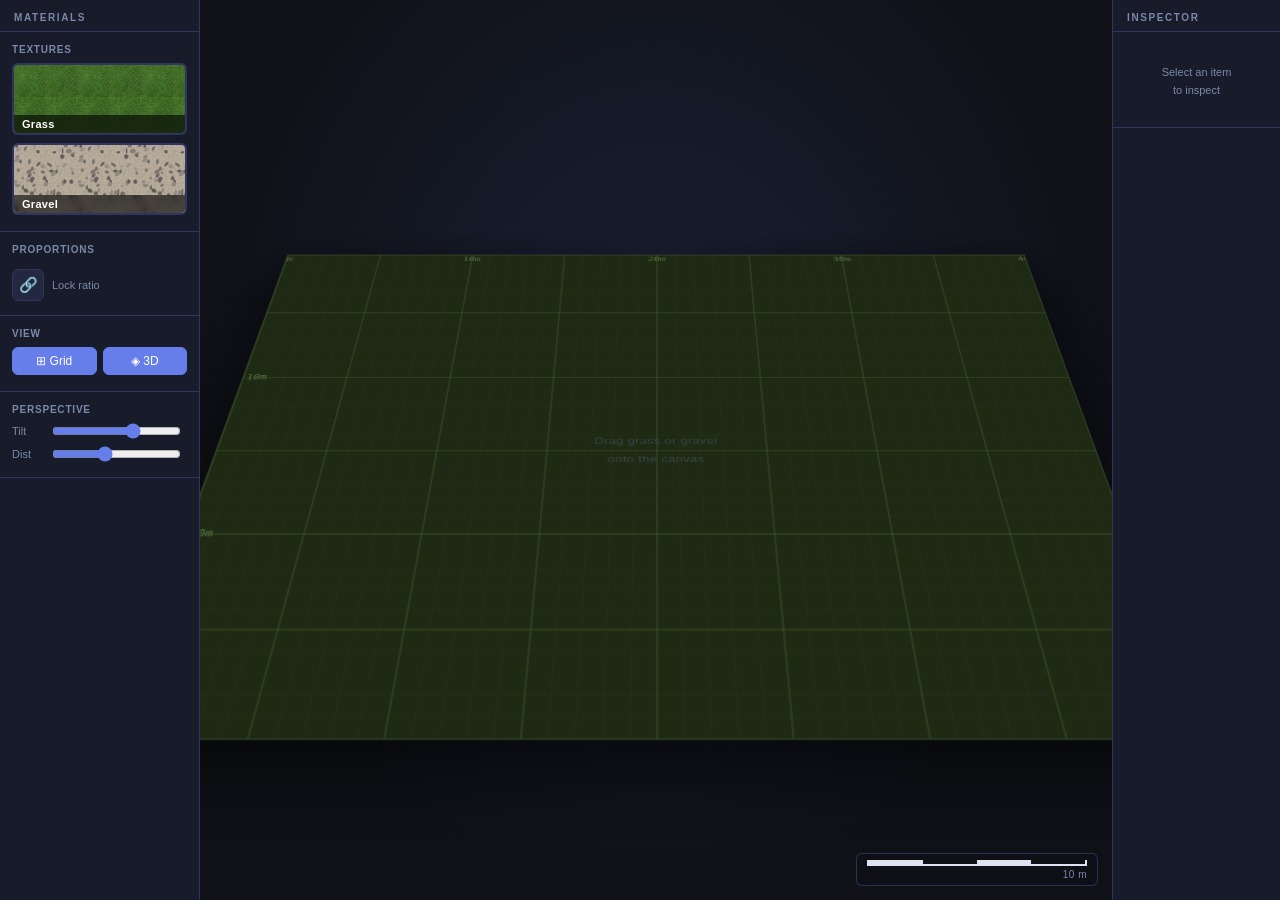
<file: garden-layout.html>
<!DOCTYPE html>
<html lang="en">
<head>
<meta charset="UTF-8">
<meta name="viewport" content="width=device-width, initial-scale=1.0">
<title>Garden Layout Designer</title>
<style>
/* ── Reset & tokens ─────────────────────────────────────────────────────── */
*, *::before, *::after { margin: 0; padding: 0; box-sizing: border-box; }
:root {
  --bg:        #0f1117;
  --panel:     #181c2a;
  --surface:   #222840;
  --surface2:  #2a3154;
  --border:    #2d3560;
  --accent:    #667eea;
  --accent2:   #4ade80;
  --text:      #dde3f0;
  --muted:     #7a88aa;
  --danger:    #ef4444;
  --handle:    #667eea;
}

html, body {
  height: 100%;
  overflow: hidden;
  background: var(--bg);
  font-family: -apple-system, BlinkMacSystemFont, 'Segoe UI', Roboto, sans-serif;
  color: var(--text);
  font-size: 13px;
}

/* ── App shell ──────────────────────────────────────────────────────────── */
#app {
  display: flex;
  height: 100vh;
  width: 100vw;
}

/* ── Shared panel chrome ────────────────────────────────────────────────── */
.panel {
  background: var(--panel);
  display: flex;
  flex-direction: column;
  overflow-y: auto;
  overflow-x: hidden;
  flex-shrink: 0;
}
.panel-header {
  padding: 12px 14px 8px;
  font-size: 10px;
  font-weight: 700;
  letter-spacing: 1.6px;
  text-transform: uppercase;
  color: var(--muted);
  border-bottom: 1px solid var(--border);
  user-select: none;
}
.panel-section {
  padding: 12px 12px 8px;
  border-bottom: 1px solid var(--border);
}
.section-label {
  font-size: 10px;
  font-weight: 600;
  color: var(--muted);
  letter-spacing: 0.8px;
  text-transform: uppercase;
  margin-bottom: 8px;
}

/* ── Left panel ─────────────────────────────────────────────────────────── */
#leftPanel { width: 200px; border-right: 1px solid var(--border); }

/* Texture swatches */
.swatch {
  width: 100%;
  height: 72px;
  border-radius: 6px;
  border: 2px solid var(--border);
  margin-bottom: 8px;
  cursor: grab;
  position: relative;
  overflow: hidden;
  background-size: 64px 64px;
  image-rendering: crisp-edges;
  transition: border-color 0.15s, transform 0.1s;
  user-select: none;
}
.swatch:hover  { border-color: var(--accent); transform: scale(1.02); }
.swatch:active { cursor: grabbing; transform: scale(0.98); }
.swatch-label {
  position: absolute;
  bottom: 0; left: 0; right: 0;
  padding: 3px 8px;
  background: rgba(0,0,0,0.6);
  color: #fff;
  font-size: 11px;
  font-weight: 600;
  letter-spacing: 0.3px;
  backdrop-filter: blur(4px);
}

/* Tool buttons */
.tools-row {
  display: flex;
  gap: 6px;
  margin-bottom: 8px;
  flex-wrap: wrap;
}
.tool-btn {
  flex: 1;
  min-width: 0;
  padding: 6px 8px;
  border-radius: 6px;
  border: 1px solid var(--border);
  background: var(--surface);
  color: var(--text);
  font-size: 12px;
  cursor: pointer;
  display: flex;
  align-items: center;
  justify-content: center;
  gap: 4px;
  white-space: nowrap;
  transition: background 0.12s, border-color 0.12s, color 0.12s;
}
.tool-btn:hover   { background: var(--surface2); border-color: var(--accent); }
.tool-btn.active  { background: var(--accent); border-color: var(--accent); color: #fff; }
.tool-btn.danger  { border-color: transparent; }
.tool-btn.danger:hover { background: var(--danger); border-color: var(--danger); color: #fff; }

/* Lock row */
.lock-row {
  display: flex;
  align-items: center;
  gap: 8px;
  padding: 6px 0;
}
.lock-btn {
  width: 32px; height: 32px;
  flex-shrink: 0;
  border-radius: 6px;
  border: 1px solid var(--border);
  background: var(--surface);
  color: var(--muted);
  font-size: 15px;
  cursor: pointer;
  display: flex; align-items: center; justify-content: center;
  transition: all 0.12s;
}
.lock-btn:hover   { border-color: var(--accent2); color: var(--accent2); }
.lock-btn.locked  { background: var(--accent2); border-color: var(--accent2); color: #0f1117; }
.lock-label { font-size: 11px; color: var(--muted); }

/* Sliders */
.slider-row {
  display: flex;
  align-items: center;
  gap: 8px;
  margin-bottom: 7px;
}
.slider-label { font-size: 11px; color: var(--muted); width: 32px; flex-shrink: 0; }
.slider-row input[type=range] {
  flex: 1;
  accent-color: var(--accent);
  cursor: pointer;
}
.slider-val {
  font-size: 11px;
  color: var(--text);
  width: 36px;
  text-align: right;
  font-variant-numeric: tabular-nums;
  flex-shrink: 0;
}

/* ── Center canvas area ──────────────────────────────────────────────────── */
#canvasArea {
  flex: 1;
  display: flex;
  align-items: center;
  justify-content: center;
  background: radial-gradient(ellipse at 50% 40%, #1a2035 0%, #0f1117 70%);
  position: relative;
  overflow: hidden;
  min-width: 0;
}

/* The perspective stage — children can be 3D-transformed */
#perspStage {
  position: relative;
  transform-style: preserve-3d;
}

/* The garden canvas — receives matrix3d perspective via JS */
#gardenCanvas {
  position: relative;
  overflow: hidden;
  transform-style: preserve-3d;
  transform-origin: 50% 50%;
  background: #1e2a14;
  border: 1px solid rgba(80,110,60,0.35);
  box-shadow:
    0 0 0 1px rgba(255,255,255,0.04),
    0 24px 80px rgba(0,0,0,0.7);
}

/* Grid canvas — sits at z-index 1, pointer-events none */
#gridCanvas {
  position: absolute;
  top: 0; left: 0;
  pointer-events: none;
  z-index: 1;
  image-rendering: crisp-edges;
  image-rendering: pixelated;
}

/* ── Placed items ────────────────────────────────────────────────────────── */
.placed-item {
  position: absolute;
  cursor: move;
  user-select: none;
  transform-origin: center center;
  z-index: 10;
  border: 2px solid transparent;
  border-radius: 2px;
  background-repeat: repeat;
  image-rendering: crisp-edges;
  image-rendering: pixelated;
  transition: border-color 0.1s;
}
.placed-item:hover   { border-color: rgba(102,126,234,0.45); }
.placed-item.selected {
  border-color: var(--handle);
  box-shadow: 0 0 0 1px var(--handle);
}

/* ── Resize handles ──────────────────────────────────────────────────────── */
.resize-handle {
  position: absolute;
  width: 11px; height: 11px;
  background: #fff;
  border: 2px solid var(--handle);
  border-radius: 2px;
  z-index: 9999;
  transform: translate(-50%, -50%);
  box-shadow: 0 1px 4px rgba(102,126,234,0.5);
  pointer-events: all;
}
.resize-handle[data-pos=nw] { cursor: nw-resize; }
.resize-handle[data-pos=ne] { cursor: ne-resize; }
.resize-handle[data-pos=se] { cursor: se-resize; }
.resize-handle[data-pos=sw] { cursor: sw-resize; }

/* ── Rotate handle ───────────────────────────────────────────────────────── */
.rotate-handle {
  position: absolute;
  width: 20px; height: 20px;
  background: #fff;
  border: 2px solid var(--handle);
  border-radius: 50%;
  cursor: grab;
  z-index: 9999;
  transform: translate(-50%, 0);
  display: flex; align-items: center; justify-content: center;
  font-size: 12px; line-height: 1;
  box-shadow: 0 1px 5px rgba(102,126,234,0.55);
  user-select: none;
}
.rotate-handle::before {
  content: '↻';
  color: var(--accent);
  font-weight: 700;
}
.rotate-handle:active { cursor: grabbing; }

.rotate-stem {
  position: absolute;
  width: 1px;
  background: var(--handle);
  z-index: 9998;
  pointer-events: none;
  transform-origin: top center;
}

/* ── Scale bar ───────────────────────────────────────────────────────────── */
#scaleBar {
  position: absolute;
  bottom: 14px; right: 14px;
  background: rgba(15,17,23,0.82);
  border: 1px solid rgba(102,126,234,0.3);
  border-radius: 6px;
  padding: 6px 10px 5px;
  display: flex; flex-direction: column; align-items: flex-end; gap: 3px;
  backdrop-filter: blur(8px);
  pointer-events: none;
  z-index: 50;
}
#scaleRuler {
  height: 6px;
  border-left: 2px solid var(--text);
  border-right: 2px solid var(--text);
  border-bottom: 2px solid var(--text);
  background: linear-gradient(to right, var(--text) 50%, transparent 50%);
  background-size: 50% 100%;
}
#scaleLabel {
  font-size: 10px;
  color: var(--muted);
  letter-spacing: 0.5px;
}

/* Drop hint when canvas is empty */
#dropHint {
  position: absolute;
  inset: 0;
  display: flex;
  align-items: center;
  justify-content: center;
  pointer-events: none;
  z-index: 2;
}
#dropHint p {
  font-size: 13px;
  color: rgba(100,120,160,0.35);
  text-align: center;
  line-height: 2;
  letter-spacing: 0.3px;
}

/* ── Right panel ─────────────────────────────────────────────────────────── */
#rightPanel { width: 168px; border-left: 1px solid var(--border); }

.info-row {
  display: flex;
  justify-content: space-between;
  align-items: center;
  padding: 4px 0;
  border-bottom: 1px solid rgba(45,53,96,0.5);
}
.info-row:last-of-type { border-bottom: none; }
.info-label { font-size: 11px; color: var(--muted); }
.info-val   { font-size: 11px; color: var(--text); font-variant-numeric: tabular-nums; }

.hint-msg {
  font-size: 11px;
  color: var(--muted);
  text-align: center;
  padding: 20px 12px;
  line-height: 1.6;
}

.delete-btn {
  width: 100%;
  margin-top: 12px;
  padding: 7px;
  border-radius: 6px;
  border: 1px solid var(--border);
  background: var(--surface);
  color: var(--danger);
  font-size: 12px;
  cursor: pointer;
  transition: all 0.12s;
}
.delete-btn:hover { background: var(--danger); color: #fff; border-color: var(--danger); }
</style>
</head>
<body>
<div id="app">

  <!-- ── Left panel: Materials ─────────────────────────────────────────── -->
  <aside id="leftPanel" class="panel">
    <div class="panel-header">Materials</div>

    <div class="panel-section">
      <div class="section-label">Textures</div>
      <div class="swatch" id="grassSwatch" draggable="true" data-type="grass">
        <span class="swatch-label">Grass</span>
      </div>
      <div class="swatch" id="gravelSwatch" draggable="true" data-type="gravel">
        <span class="swatch-label">Gravel</span>
      </div>
    </div>

    <div class="panel-section">
      <div class="section-label">Proportions</div>
      <div class="lock-row">
        <button class="lock-btn" id="lockBtn" title="Lock aspect ratio">🔗</button>
        <span class="lock-label">Lock ratio</span>
      </div>
    </div>

    <div class="panel-section">
      <div class="section-label">View</div>
      <div class="tools-row">
        <button class="tool-btn active" id="gridBtn">⊞ Grid</button>
        <button class="tool-btn active" id="perspBtn">◈ 3D</button>
      </div>
    </div>

    <div class="panel-section">
      <div class="section-label">Perspective</div>
      <div class="slider-row">
        <span class="slider-label">Tilt</span>
        <input type="range" id="tiltSlider" min="0" max="70" value="45">
        <span class="slider-val" id="tiltVal">45°</span>
      </div>
      <div class="slider-row">
        <span class="slider-label">Dist</span>
        <input type="range" id="distSlider" min="400" max="2400" value="1200">
        <span class="slider-val" id="distVal">1200</span>
      </div>
    </div>
  </aside>

  <!-- ── Center: canvas area ───────────────────────────────────────────── -->
  <main id="canvasArea">
    <div id="perspStage">
      <div id="gardenCanvas">
        <canvas id="gridCanvas"></canvas>
        <div id="dropHint"><p>Drag grass or gravel<br>onto the canvas</p></div>
      </div>
    </div>

    <div id="scaleBar">
      <div id="scaleRuler"></div>
      <div id="scaleLabel">10 m</div>
    </div>
  </main>

  <!-- ── Right panel: Inspector ────────────────────────────────────────── -->
  <aside id="rightPanel" class="panel">
    <div class="panel-header">Inspector</div>

    <div class="panel-section" id="noSelMsg">
      <p class="hint-msg">Select an item<br>to inspect</p>
    </div>

    <div class="panel-section" id="selInfo" style="display:none">
      <div class="section-label">Transform</div>
      <div class="info-row"><span class="info-label">Type</span><span class="info-val" id="iType">—</span></div>
      <div class="info-row"><span class="info-label">X</span>   <span class="info-val" id="iX">—</span></div>
      <div class="info-row"><span class="info-label">Y</span>   <span class="info-val" id="iY">—</span></div>
      <div class="info-row"><span class="info-label">W</span>   <span class="info-val" id="iW">—</span></div>
      <div class="info-row"><span class="info-label">H</span>   <span class="info-val" id="iH">—</span></div>
      <div class="info-row"><span class="info-label">Rot</span> <span class="info-val" id="iRot">—</span></div>
      <button class="delete-btn" id="deleteBtn">Delete Item</button>
    </div>
  </aside>

</div>
<script>
'use strict';

// ═══════════════════════════════════════════════════════════════════════════
// TASK 2 — Manual 4×4 matrix math + CSS perspective transform
// All matrices stored in column-major order to match CSS matrix3d().
//
// CSS matrix3d(a1,b1,c1,d1, a2,b2,c2,d2, a3,b3,c3,d3, a4,b4,c4,d4)
// encodes columns:  col0=[a1,b1,c1,d1]  col1=[a2,b2,c2,d2] …
// Element access:   M[col*4 + row]
// ═══════════════════════════════════════════════════════════════════════════

// ── 4×4 identity ─────────────────────────────────────────────────────────
function mat4Identity() {
  return new Float64Array([
    1,0,0,0,
    0,1,0,0,
    0,0,1,0,
    0,0,0,1
  ]);
}

// ── Multiply A × B (both column-major, 16-element Float64Array) ──────────
function mat4Mul(A, B) {
  const C = new Float64Array(16);
  for (let row = 0; row < 4; row++) {
    for (let col = 0; col < 4; col++) {
      let sum = 0;
      for (let k = 0; k < 4; k++) {
        sum += A[k*4 + row] * B[col*4 + k];
      }
      C[col*4 + row] = sum;
    }
  }
  return C;
}

// ── Rotation around X axis by `deg` degrees ──────────────────────────────
// Row-major form:
//   [1,    0,     0, 0]
//   [0,  cos, -sin,  0]
//   [0,  sin,  cos,  0]
//   [0,    0,     0, 1]
// Column-major layout for CSS:
//   col0=[1,0,0,0]  col1=[0,c,s,0]  col2=[0,-s,c,0]  col3=[0,0,0,1]
function mat4RotX(deg) {
  const r  = deg * Math.PI / 180;
  const co = Math.cos(r);
  const si = Math.sin(r);
  return new Float64Array([
    1,  0,  0, 0,   // col 0
    0, co, si, 0,   // col 1
    0,-si, co, 0,   // col 2
    0,  0,  0, 1    // col 3
  ]);
}

// ── Perspective matrix for focal-length d ────────────────────────────────
// Homogeneous perspective: w' = -z/d + w
// Row-major form:
//   [1, 0,    0, 0]
//   [0, 1,    0, 0]
//   [0, 0,    1, 0]
//   [0, 0, -1/d, 1]
// Column-major layout:
//   col0=[1,0,0,0]  col1=[0,1,0,0]  col2=[0,0,1,-1/d]  col3=[0,0,0,1]
function mat4Persp(d) {
  return new Float64Array([
    1, 0,    0, 0,   // col 0
    0, 1,    0, 0,   // col 1
    0, 0,    1,-1/d, // col 2
    0, 0,    0, 1    // col 3
  ]);
}

// ── Serialise to CSS matrix3d() string ───────────────────────────────────
function mat4ToCSS(M) {
  // CSS expects exactly the column-major values we store, rounded to 8dp
  return 'matrix3d(' + Array.from(M).map(v => v.toFixed(8)).join(',') + ')';
}

// ── Build the combined Perspective × RotateX matrix ──────────────────────
function buildViewMatrix(tiltDeg, perspDist) {
  return mat4Mul(mat4Persp(perspDist), mat4RotX(tiltDeg));
}

// ── Apply (or remove) the 3D transform on the canvas element ─────────────
let perspEnabled = true;
let tiltAngle    = 45;
let perspDist    = 1200;

function updateCanvasTransform() {
  const canvas = document.getElementById('gardenCanvas');
  if (!perspEnabled || tiltAngle === 0) {
    canvas.style.transform = 'none';
    return;
  }
  const M = buildViewMatrix(tiltAngle, perspDist);
  canvas.style.transform = mat4ToCSS(M);
}

// ═══════════════════════════════════════════════════════════════════════════
// TASK 3 — ViewBox coordinate system + proportional window-resize
//
// Internal world: WORLD_W × WORLD_H meters (like a viewBox).
// scale  = canvasCSSPixels / WORLD_W   (px per meter)
// Every item stores worldX,worldY,worldW,worldH in meters.
// On resize: scale is recomputed, then positionElement() restores all items.
// screenToCanvas() inverts the CSS perspective matrix so drag-drops land
// at the correct world position even when the canvas is 3D-tilted.
// ═══════════════════════════════════════════════════════════════════════════

const WORLD_W = 40;   // garden width  in meters
const WORLD_H = 30;   // garden height in meters

let scale   = 1;      // CSS pixels per world meter (updated on resize)
let items   = [];     // all placed items  (see Task 5 for item shape)

// ── Map world coords → CSS pixels and apply to element ───────────────────
function positionElement(it) {
  const el = it.el;
  el.style.left   = (it.worldX * scale) + 'px';
  el.style.top    = (it.worldY * scale) + 'px';
  el.style.width  = (it.worldW * scale) + 'px';
  el.style.height = (it.worldH * scale) + 'px';
  el.style.transform = `rotate(${it.rotation}deg)`;
  // Tile size tracks scale so texture stays at a consistent real-world size
  const tilePx = Math.round(4 * scale); // 4 m tile
  el.style.backgroundSize = tilePx + 'px ' + tilePx + 'px';
}

// ── Fit canvas to available area, maintain WORLD_W:WORLD_H ratio ─────────
function updateCanvasSize() {
  const area   = document.getElementById('canvasArea');
  const avail  = area.getBoundingClientRect();
  const aW     = avail.width  - 32;
  const aH     = avail.height - 48;
  const ratio  = WORLD_W / WORLD_H;

  let cW = aW, cH = aW / ratio;
  if (cH > aH) { cH = aH; cW = aH * ratio; }
  cW = Math.floor(cW);
  cH = Math.floor(cH);

  const canvas = document.getElementById('gardenCanvas');
  canvas.style.width  = cW + 'px';
  canvas.style.height = cH + 'px';

  scale = cW / WORLD_W;

  // Resize the HiDPI grid canvas (handled in Task 4)
  if (typeof resizeGridCanvas === 'function') resizeGridCanvas(cW, cH);

  // Reposition every placed item proportionally
  items.forEach(positionElement);

  // Update resize/rotate handles for selected item
  if (typeof updateHandles === 'function' && selectedId !== null) {
    const it = items.find(i => i.id === selectedId);
    if (it) updateHandles(it);
  }

  if (typeof drawGrid      === 'function') drawGrid();
  if (typeof updateScaleBar=== 'function') updateScaleBar();
  updateCanvasTransform();
}

// ── Inverse-perspective: screen coords → canvas world coords ─────────────
// Uses DOMMatrix.inverse() so no extra math library is needed.
function screenToCanvas(screenX, screenY) {
  const canvas = document.getElementById('gardenCanvas');
  const rect   = canvas.getBoundingClientRect();

  if (!perspEnabled || tiltAngle === 0) {
    return {
      x: (screenX - rect.left) / scale,
      y: (screenY - rect.top)  / scale
    };
  }

  // transform-origin defaults to 50% 50% — screen position of that origin:
  const originX = rect.left + canvas.offsetWidth  / 2;
  const originY = rect.top  + canvas.offsetHeight / 2;

  // Invert our computed matrix (same values used in updateCanvasTransform)
  const M   = buildViewMatrix(tiltAngle, perspDist);
  const dm  = new DOMMatrix(mat4ToCSS(M));
  const inv = dm.inverse();

  // Transform the screen point (relative to canvas center) through the inverse
  const p = inv.transformPoint({
    x: screenX - originX,
    y: screenY - originY,
    z: 0, w: 1
  });

  // Convert back to canvas-local 0,0 = top-left, then to world units
  return {
    x: (p.x + canvas.offsetWidth  / 2) / scale,
    y: (p.y + canvas.offsetHeight / 2) / scale
  };
}

// ═══════════════════════════════════════════════════════════════════════════
// TASK 4 — HiDPI grid overlay + scale bar
//
// The grid canvas is sized at physical pixels (× devicePixelRatio) so lines
// are crisp on retina/high-DPI screens.  Grid is drawn in world units:
//   minor lines  every 1 m
//   major lines  every 5 m
//   labels       every 10 m
// ═══════════════════════════════════════════════════════════════════════════

let showGrid = true;

// ── Resize grid canvas to match garden canvas at full DPI ────────────────
function resizeGridCanvas(cssW, cssH) {
  const gc  = document.getElementById('gridCanvas');
  const dpr = window.devicePixelRatio || 1;
  gc.width  = Math.round(cssW * dpr);
  gc.height = Math.round(cssH * dpr);
  gc.style.width  = cssW + 'px';
  gc.style.height = cssH + 'px';
}

// ── Draw the meter grid ───────────────────────────────────────────────────
function drawGrid() {
  const gc  = document.getElementById('gridCanvas');
  const ctx = gc.getContext('2d');
  const dpr = window.devicePixelRatio || 1;
  const W   = gc.width  / dpr;   // CSS pixels
  const H   = gc.height / dpr;

  ctx.setTransform(dpr, 0, 0, dpr, 0, 0);
  ctx.clearRect(0, 0, W, H);

  if (!showGrid) return;

  // ── Minor grid: every 1 m ──
  ctx.beginPath();
  ctx.strokeStyle = 'rgba(100,130,70,0.13)';
  ctx.lineWidth   = 0.5;
  for (let wx = 0; wx <= WORLD_W; wx++) {
    const px = wx * scale;
    ctx.moveTo(px, 0); ctx.lineTo(px, H);
  }
  for (let wy = 0; wy <= WORLD_H; wy++) {
    const py = wy * scale;
    ctx.moveTo(0, py); ctx.lineTo(W, py);
  }
  ctx.stroke();

  // ── Major grid: every 5 m ──
  ctx.beginPath();
  ctx.strokeStyle = 'rgba(120,160,80,0.28)';
  ctx.lineWidth   = 1;
  for (let wx = 0; wx <= WORLD_W; wx += 5) {
    const px = wx * scale;
    ctx.moveTo(px, 0); ctx.lineTo(px, H);
  }
  for (let wy = 0; wy <= WORLD_H; wy += 5) {
    const py = wy * scale;
    ctx.moveTo(0, py); ctx.lineTo(W, py);
  }
  ctx.stroke();

  // ── Axis labels every 10 m ──
  const fontSize = Math.max(9, Math.min(12, scale * 0.6));
  ctx.font        = `${fontSize}px 'SF Mono', 'Consolas', monospace`;
  ctx.fillStyle   = 'rgba(160,200,110,0.45)';

  // X labels along the top edge
  ctx.textAlign   = 'center';
  ctx.textBaseline = 'top';
  for (let wx = 0; wx <= WORLD_W; wx += 10) {
    ctx.fillText(wx + 'm', wx * scale, 3);
  }

  // Y labels along the left edge
  ctx.textAlign   = 'left';
  ctx.textBaseline = 'middle';
  for (let wy = 10; wy <= WORLD_H; wy += 10) {
    ctx.fillText(wy + 'm', 3, wy * scale);
  }
}

// ── Scale bar: shows a 10 m reference bar ────────────────────────────────
function updateScaleBar() {
  const barMeters = 10;
  const barPx     = barMeters * scale;
  document.getElementById('scaleRuler').style.width = barPx + 'px';
  document.getElementById('scaleLabel').textContent  = barMeters + ' m';
}

// ── Grid toggle button ────────────────────────────────────────────────────
function setupGridControl() {
  const btn = document.getElementById('gridBtn');
  btn.addEventListener('click', () => {
    showGrid = !showGrid;
    btn.classList.toggle('active', showGrid);
    drawGrid();
  });
}

// ═══════════════════════════════════════════════════════════════════════════
// TASK 5 — Textures, materials panel swatches, drag-and-drop placement
//
// Grass  → images/texture-grass.png  (real file, tiled via background-image)
// Gravel → procedurally generated PNG (canvas → dataURL), same tiling
//
// Drag a swatch from the left panel and drop on the garden canvas.
// The drop position is converted from screen → world coords via
// screenToCanvas() (perspective-aware, from Task 3).
// ═══════════════════════════════════════════════════════════════════════════

let idCounter    = 0;
let dragType     = null;   // type string set on swatch dragstart
let gravelDataUrl = null;  // generated once in init

// ── Procedural gravel texture ─────────────────────────────────────────────
function generateGravelTexture() {
  const SIZE = 256;
  const c    = document.createElement('canvas');
  c.width = c.height = SIZE;
  const g = c.getContext('2d');

  // Base coat
  g.fillStyle = '#b8ab9a';
  g.fillRect(0, 0, SIZE, SIZE);

  // Micro-noise
  for (let i = 0; i < 3000; i++) {
    const x  = Math.random() * SIZE;
    const y  = Math.random() * SIZE;
    const v  = 130 + Math.random() * 70 | 0;
    g.fillStyle = `rgb(${v},${v-8},${v-18})`;
    g.fillRect(x, y, 2, 2);
  }

  // Individual pebbles
  for (let i = 0; i < 90; i++) {
    const x      = Math.random() * SIZE;
    const y      = Math.random() * SIZE;
    const rx     = 4  + Math.random() * 9;
    const ry     = 3  + Math.random() * 7;
    const angle  = Math.random() * Math.PI;
    const base   = 120 + Math.random() * 80 | 0;

    const grad = g.createRadialGradient(
      x - rx * 0.3, y - ry * 0.3, 0,
      x, y, Math.max(rx, ry)
    );
    grad.addColorStop(0, `rgba(${base+45},${base+38},${base+28},1)`);
    grad.addColorStop(1, `rgba(${base-30},${base-36},${base-42},1)`);

    g.save();
    g.translate(x, y);
    g.rotate(angle);
    g.beginPath();
    g.ellipse(0, 0, rx, ry, 0, 0, Math.PI * 2);
    g.fillStyle = grad;
    g.fill();
    g.restore();
  }

  return c.toDataURL('image/png');
}

// ── Apply textures to the left-panel swatches ─────────────────────────────
function setupSwatches() {
  const grassSwatch  = document.getElementById('grassSwatch');
  const gravelSwatch = document.getElementById('gravelSwatch');

  grassSwatch.style.backgroundImage  = 'url(images/texture-grass.png)';
  grassSwatch.style.backgroundSize   = '64px 64px';

  gravelDataUrl = generateGravelTexture();
  gravelSwatch.style.backgroundImage = `url(${gravelDataUrl})`;
  gravelSwatch.style.backgroundSize  = '64px 64px';
}

// ── Create an item object + its DOM element ───────────────────────────────
function createItem(type, worldX, worldY) {
  const worldW = 8;   // default 8 m × 8 m tile
  const worldH = 8;
  const it = {
    id:          idCounter++,
    type,
    worldX, worldY,
    worldW, worldH,
    rotation:    0,
    aspectRatio: worldW / worldH,  // stored at creation; enforced when locked
    el:          null
  };

  const el = document.createElement('div');
  el.className       = 'placed-item';
  el.dataset.id      = it.id;
  const texUrl       = type === 'grass' ? 'images/texture-grass.png' : gravelDataUrl;
  el.style.backgroundImage = `url(${texUrl})`;

  it.el = el;
  document.getElementById('gardenCanvas').appendChild(el);
  positionElement(it);
  items.push(it);

  // Hide the "drop hint" once first item is placed
  const hint = document.getElementById('dropHint');
  if (hint) hint.style.display = 'none';

  // Wire selection (Task 7)
  el.addEventListener('mousedown', e => {
    if (e.button !== 0) return;
    e.stopPropagation();
    if (typeof selectItem === 'function') selectItem(it.id);
    if (typeof startDragItem === 'function') startDragItem(it, e);
  });

  return it;
}

// ── Swatch drag-start / canvas drop ──────────────────────────────────────
function setupDragDrop() {
  // Swatch → dragstart
  ['grassSwatch', 'gravelSwatch'].forEach(id => {
    const el = document.getElementById(id);
    el.addEventListener('dragstart', e => {
      dragType = el.dataset.type;
      e.dataTransfer.effectAllowed = 'copy';
      // Ghost image
      const ghost = el.cloneNode(true);
      ghost.style.cssText = 'position:fixed;top:-200px;left:-200px;width:80px;height:50px;opacity:0.8;border-radius:6px;';
      document.body.appendChild(ghost);
      e.dataTransfer.setDragImage(ghost, 40, 25);
      setTimeout(() => ghost.remove(), 0);
    });
    el.addEventListener('dragend', () => { dragType = null; });
  });

  // Canvas → dragover + drop
  const canvas = document.getElementById('gardenCanvas');
  canvas.addEventListener('dragover', e => {
    e.preventDefault();
    e.dataTransfer.dropEffect = 'copy';
  });
  canvas.addEventListener('drop', e => {
    e.preventDefault();
    if (!dragType) return;
    const world = screenToCanvas(e.clientX, e.clientY);
    // Centre the default 8×8 tile on the drop point
    createItem(dragType, world.x - 4, world.y - 4);
  });
}

// ═══════════════════════════════════════════════════════════════════════════
// TASK 6 — Aspect ratio lock + corner resize handles
//
// Four corner handles (nw/ne/se/sw) are absolutely-positioned divs placed
// over the garden canvas.  Dragging one resizes the item in world units.
// When lockAspect is true every resize enforces item.aspectRatio so the
// tile never distorts.  The ratio is captured once at item creation time.
// ═══════════════════════════════════════════════════════════════════════════

let lockAspect   = false;
let resizeHandles = [];
let selectedId    = null;   // declared here; used by Tasks 7 & 8 too

const MIN_WORLD = 1;   // minimum item dimension in meters

// ── Lock-toggle button ────────────────────────────────────────────────────
function setupLockControl() {
  const btn = document.getElementById('lockBtn');
  btn.addEventListener('click', () => {
    lockAspect = !lockAspect;
    btn.classList.toggle('locked', lockAspect);
    btn.title = lockAspect ? 'Unlock aspect ratio' : 'Lock aspect ratio';
  });
}

// ── Position one corner handle in CSS-pixel canvas coords ────────────────
function placeHandle(h, it) {
  const l  = it.worldX * scale;
  const t  = it.worldY * scale;
  const r  = (it.worldX + it.worldW) * scale;
  const b  = (it.worldY + it.worldH) * scale;
  const coords = { nw:[l,t], ne:[r,t], se:[r,b], sw:[l,b] };
  const [hx, hy] = coords[h.dataset.pos];
  h.style.left = hx + 'px';
  h.style.top  = hy + 'px';
}

// ── Reposition all four handles (called after any move/resize) ────────────
function updateHandles(it) {
  resizeHandles.forEach(h => placeHandle(h, it));

  // Also reposition the rotate handle if it exists (created in Task 7)
  const rh = document.getElementById('rotateHandle');
  if (rh) {
    const cx = (it.worldX + it.worldW / 2) * scale;
    const ty = it.worldY * scale;
    rh.style.left = cx + 'px';
    rh.style.top  = (ty - 26) + 'px';
    const stem = document.getElementById('rotateStem');
    if (stem) {
      stem.style.left   = cx + 'px';
      stem.style.top    = (ty - 16) + 'px';
      stem.style.height = '16px';
    }
  }
}

// ── Create the four corner handles for a selected item ───────────────────
function createResizeHandles(it) {
  removeResizeHandles();
  const canvas = document.getElementById('gardenCanvas');
  ['nw','ne','se','sw'].forEach(pos => {
    const h = document.createElement('div');
    h.className    = 'resize-handle';
    h.dataset.pos  = pos;
    h.dataset.itemId = it.id;
    canvas.appendChild(h);
    resizeHandles.push(h);
    placeHandle(h, it);
    h.addEventListener('mousedown', e => {
      e.stopPropagation();
      e.preventDefault();
      startResize(pos, it, e);
    });
  });
}

function removeResizeHandles() {
  resizeHandles.forEach(h => h.remove());
  resizeHandles = [];
}

// ── Corner-drag resize logic ──────────────────────────────────────────────
function startResize(pos, it, e) {
  const startMX = e.clientX, startMY = e.clientY;
  const origX   = it.worldX, origY   = it.worldY;
  const origW   = it.worldW, origH   = it.worldH;

  function onMove(mv) {
    // Delta in world units (screen px ÷ scale, no perspective correction
    // needed here because handles are flat 2D overlay in canvas-space)
    const dx = (mv.clientX - startMX) / scale;
    const dy = (mv.clientY - startMY) / scale;

    let wx = origX, wy = origY, ww = origW, wh = origH;

    if (pos === 'se') {
      ww = Math.max(MIN_WORLD, origW + dx);
      wh = lockAspect
        ? ww / it.aspectRatio
        : Math.max(MIN_WORLD, origH + dy);

    } else if (pos === 'sw') {
      ww = Math.max(MIN_WORLD, origW - dx);
      wx = origX + (origW - ww);
      wh = lockAspect
        ? ww / it.aspectRatio
        : Math.max(MIN_WORLD, origH + dy);

    } else if (pos === 'ne') {
      ww = Math.max(MIN_WORLD, origW + dx);
      wh = lockAspect
        ? ww / it.aspectRatio
        : Math.max(MIN_WORLD, origH - dy);
      wy = origY + (origH - wh);

    } else if (pos === 'nw') {
      ww = Math.max(MIN_WORLD, origW - dx);
      wx = origX + (origW - ww);
      wh = lockAspect
        ? ww / it.aspectRatio
        : Math.max(MIN_WORLD, origH - dy);
      wy = origY + (origH - wh);
    }

    it.worldX = wx; it.worldY = wy;
    it.worldW = ww; it.worldH = wh;
    // Only update stored ratio when NOT locked (free resize)
    if (!lockAspect) it.aspectRatio = ww / wh;

    positionElement(it);
    updateHandles(it);
    if (typeof updateInspector === 'function') updateInspector(it);
  }

  function onUp() {
    document.removeEventListener('mousemove', onMove);
    document.removeEventListener('mouseup',   onUp);
  }

  document.addEventListener('mousemove', onMove);
  document.addEventListener('mouseup',   onUp);
}

// ═══════════════════════════════════════════════════════════════════════════
// TASK 7 — Rotation handle + drag-to-move + selection lifecycle
//
// selectItem(id)   → highlights item, creates corner + rotate handles
// deselectItem()   → removes all handles, clears inspector
// startDragItem()  → translates item in world coords on mousemove
// startRotate()    → circular atan2 drag mapped to item.rotation degrees
// ═══════════════════════════════════════════════════════════════════════════

// ── Selection ─────────────────────────────────────────────────────────────
function selectItem(id) {
  if (selectedId === id) return;
  deselectItem();
  selectedId = id;

  const it = items.find(i => i.id === id);
  if (!it) return;

  it.el.classList.add('selected');
  createResizeHandles(it);
  createRotateHandle(it);
  if (typeof updateInspector === 'function') updateInspector(it);
}

function deselectItem() {
  if (selectedId === null) return;
  const it = items.find(i => i.id === selectedId);
  if (it) it.el.classList.remove('selected');

  removeResizeHandles();
  removeRotateHandle();
  selectedId = null;
  if (typeof updateInspector === 'function') updateInspector(null);
}

// ── Rotate handle ─────────────────────────────────────────────────────────
function createRotateHandle(it) {
  removeRotateHandle();
  const canvas = document.getElementById('gardenCanvas');

  // Stem (thin vertical line connecting handle to item top edge)
  const stem = document.createElement('div');
  stem.id        = 'rotateStem';
  stem.className = 'rotate-stem';
  const cx = (it.worldX + it.worldW / 2) * scale;
  const ty = it.worldY * scale;
  stem.style.left   = cx + 'px';
  stem.style.top    = (ty - 16) + 'px';
  stem.style.height = '16px';
  canvas.appendChild(stem);

  // Circle handle
  const rh = document.createElement('div');
  rh.id        = 'rotateHandle';
  rh.className = 'rotate-handle';
  rh.title     = 'Drag to rotate';
  rh.style.left = cx + 'px';
  rh.style.top  = (ty - 26) + 'px';
  canvas.appendChild(rh);

  rh.addEventListener('mousedown', e => {
    e.stopPropagation();
    e.preventDefault();
    startRotate(it, e);
  });
}

function removeRotateHandle() {
  document.getElementById('rotateHandle')?.remove();
  document.getElementById('rotateStem')?.remove();
}

// ── Circular rotation drag ────────────────────────────────────────────────
function startRotate(it, e) {
  // Centre of item in screen space (accounting for canvas position)
  const canvas  = document.getElementById('gardenCanvas');
  const rect    = canvas.getBoundingClientRect();
  const centerX = (it.worldX + it.worldW / 2) * scale + rect.left;
  const centerY = (it.worldY + it.worldH / 2) * scale + rect.top;

  const startMouseAngle = Math.atan2(e.clientY - centerY, e.clientX - centerX) * 180 / Math.PI;
  const startRotation   = it.rotation;

  function onMove(mv) {
    const angle = Math.atan2(mv.clientY - centerY, mv.clientX - centerX) * 180 / Math.PI;
    it.rotation = ((startRotation + (angle - startMouseAngle)) % 360 + 360) % 360;
    positionElement(it);
    updateHandles(it);
    if (typeof updateInspector === 'function') updateInspector(it);
  }

  function onUp() {
    document.removeEventListener('mousemove', onMove);
    document.removeEventListener('mouseup',   onUp);
  }

  document.addEventListener('mousemove', onMove);
  document.addEventListener('mouseup',   onUp);
}

// ── Drag-to-move ──────────────────────────────────────────────────────────
function startDragItem(it, e) {
  const startMX = e.clientX, startMY = e.clientY;
  const origX   = it.worldX, origY   = it.worldY;

  function onMove(mv) {
    it.worldX = origX + (mv.clientX - startMX) / scale;
    it.worldY = origY + (mv.clientY - startMY) / scale;
    positionElement(it);
    updateHandles(it);
    if (typeof updateInspector === 'function') updateInspector(it);
  }

  function onUp() {
    document.removeEventListener('mousemove', onMove);
    document.removeEventListener('mouseup',   onUp);
  }

  document.addEventListener('mousemove', onMove);
  document.addEventListener('mouseup',   onUp);
}

// ── Click canvas background to deselect ───────────────────────────────────
function setupCanvasDeselect() {
  const canvas = document.getElementById('gardenCanvas');
  canvas.addEventListener('mousedown', e => {
    if (e.target === canvas || e.target === document.getElementById('gridCanvas')) {
      deselectItem();
    }
  });
}

// ═══════════════════════════════════════════════════════════════════════════
// TASK 8 — Inspector panel + delete + init() wiring
// ═══════════════════════════════════════════════════════════════════════════

// ── Inspector: fill right panel with selected item's world-unit values ────
function updateInspector(it) {
  const noSel  = document.getElementById('noSelMsg');
  const selInfo = document.getElementById('selInfo');
  if (!it) {
    noSel.style.display  = '';
    selInfo.style.display = 'none';
    return;
  }
  noSel.style.display  = 'none';
  selInfo.style.display = '';
  document.getElementById('iType').textContent = it.type;
  document.getElementById('iX').textContent    = it.worldX.toFixed(1) + ' m';
  document.getElementById('iY').textContent    = it.worldY.toFixed(1) + ' m';
  document.getElementById('iW').textContent    = it.worldW.toFixed(1) + ' m';
  document.getElementById('iH').textContent    = it.worldH.toFixed(1) + ' m';
  document.getElementById('iRot').textContent  = Math.round(it.rotation) + '°';
}

// ── Delete selected item ───────────────────────────────────────────────────
function deleteSelected() {
  if (selectedId === null) return;
  const idx = items.findIndex(i => i.id === selectedId);
  if (idx === -1) return;
  items[idx].el.remove();
  items.splice(idx, 1);
  deselectItem();
  // Show drop hint again if canvas is empty
  if (items.length === 0) {
    const hint = document.getElementById('dropHint');
    if (hint) hint.style.display = '';
  }
}

function setupDeleteControl() {
  document.getElementById('deleteBtn').addEventListener('click', deleteSelected);
  // Keyboard shortcut
  document.addEventListener('keydown', e => {
    if ((e.key === 'Delete' || e.key === 'Backspace') && selectedId !== null) {
      // Don't fire if user is typing in an input
      if (document.activeElement.tagName === 'INPUT') return;
      e.preventDefault();
      deleteSelected();
    }
    // Escape deselects
    if (e.key === 'Escape') deselectItem();
  });
}

// ── Wire perspective sliders and toggle ───────────────────────────────────
function setupPerspectiveControls() {
  const tiltSlider = document.getElementById('tiltSlider');
  const tiltVal    = document.getElementById('tiltVal');
  tiltSlider.addEventListener('input', () => {
    tiltAngle = parseInt(tiltSlider.value, 10);
    tiltVal.textContent = tiltAngle + '°';
    updateCanvasTransform();
  });

  const distSlider = document.getElementById('distSlider');
  const distVal    = document.getElementById('distVal');
  distSlider.addEventListener('input', () => {
    perspDist = parseInt(distSlider.value, 10);
    distVal.textContent = perspDist;
    updateCanvasTransform();
  });

  const perspBtn = document.getElementById('perspBtn');
  perspBtn.addEventListener('click', () => {
    perspEnabled = !perspEnabled;
    perspBtn.classList.toggle('active', perspEnabled);
    tiltSlider.disabled = !perspEnabled;
    distSlider.disabled = !perspEnabled;
    updateCanvasTransform();
  });
}

// ═══════════════════════════════════════════════════════════════════════════
// INIT — wire everything together
// ═══════════════════════════════════════════════════════════════════════════
function init() {
  setupSwatches();
  setupDragDrop();
  setupLockControl();
  setupGridControl();
  setupPerspectiveControls();
  setupCanvasDeselect();
  setupDeleteControl();

  // Initial layout pass
  updateCanvasSize();

  // Click on a swatch also places a tile at canvas center (fallback)
  ['grassSwatch','gravelSwatch'].forEach(id => {
    document.getElementById(id).addEventListener('click', () => {
      const type = id === 'grassSwatch' ? 'grass' : 'gravel';
      const cx   = WORLD_W / 2 - 4;
      const cy   = WORLD_H / 2 - 4;
      createItem(type, cx, cy);
    });
  });

  // Proportional resize: recalculate scale and reposition everything
  window.addEventListener('resize', updateCanvasSize);
}

document.addEventListener('DOMContentLoaded', init);
</script>
</body>
</html>
</file>
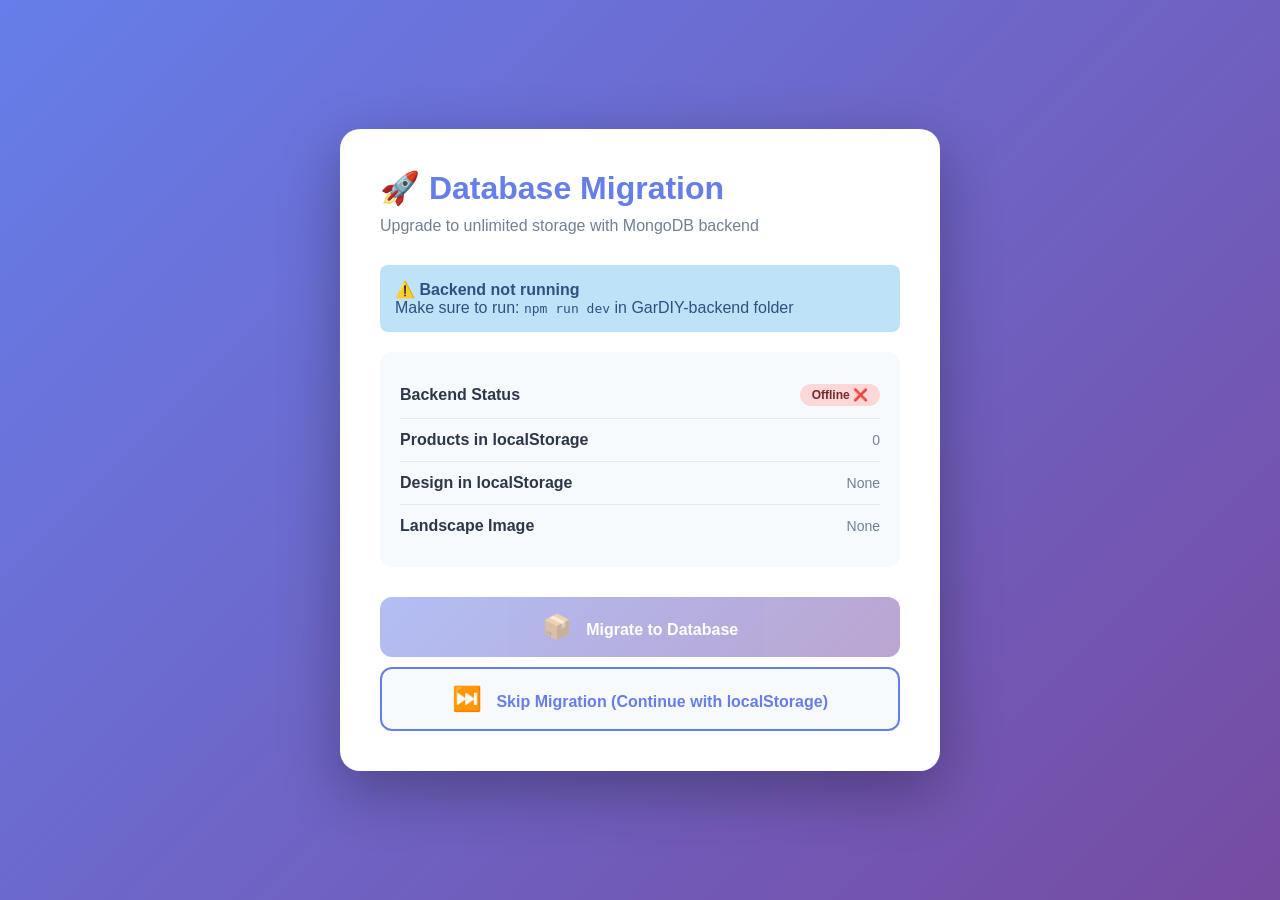
<file: migrate.html>
﻿<!DOCTYPE html>
<html lang="en">
<head>
    <meta charset="UTF-8">
    <meta name="viewport" content="width=device-width, initial-scale=1.0">
    <title>GarDIY - Migrate to Database</title>
    <style>
        * {
            margin: 0;
            padding: 0;
            box-sizing: border-box;
        }

        body {
            font-family: -apple-system, BlinkMacSystemFont, 'Segoe UI', sans-serif;
            background: linear-gradient(135deg, #667eea 0%, #764ba2 100%);
            min-height: 100vh;
            display: flex;
            align-items: center;
            justify-content: center;
            padding: 20px;
        }

        .container {
            background: white;
            border-radius: 20px;
            padding: 40px;
            max-width: 600px;
            width: 100%;
            box-shadow: 0 20px 60px rgba(0,0,0,0.3);
        }

        h1 {
            color: #667eea;
            margin-bottom: 10px;
            font-size: 32px;
        }

        .subtitle {
            color: #718096;
            margin-bottom: 30px;
            font-size: 16px;
        }

        .status-box {
            background: #f7fafc;
            border-radius: 12px;
            padding: 20px;
            margin-bottom: 20px;
        }

        .status-item {
            display: flex;
            align-items: center;
            justify-content: space-between;
            padding: 12px 0;
            border-bottom: 1px solid #e2e8f0;
        }

        .status-item:last-child {
            border-bottom: none;
        }

        .status-label {
            font-weight: 600;
            color: #2d3748;
        }

        .status-value {
            font-size: 14px;
            color: #718096;
        }

        .status-badge {
            display: inline-block;
            padding: 4px 12px;
            border-radius: 12px;
            font-size: 12px;
            font-weight: 600;
        }

        .badge-success {
            background: #c6f6d5;
            color: #22543d;
        }

        .badge-warning {
            background: #feebc8;
            color: #7c2d12;
        }

        .badge-error {
            background: #fed7d7;
            color: #742a2a;
        }

        .btn {
            width: 100%;
            padding: 16px;
            border: none;
            border-radius: 12px;
            font-size: 16px;
            font-weight: 600;
            cursor: pointer;
            transition: all 0.3s;
            margin-top: 10px;
        }

        .btn-primary {
            background: linear-gradient(135deg, #667eea 0%, #764ba2 100%);
            color: white;
        }

        .btn-primary:hover {
            transform: translateY(-2px);
            box-shadow: 0 10px 20px rgba(102, 126, 234, 0.3);
        }

        .btn-primary:disabled {
            opacity: 0.5;
            cursor: not-allowed;
            transform: none;
        }

        .btn-secondary {
            background: #f7fafc;
            color: #667eea;
            border: 2px solid #667eea;
        }

        .btn-secondary:hover {
            background: #667eea;
            color: white;
        }

        .log-box {
            background: #2d3748;
            color: #48bb78;
            padding: 15px;
            border-radius: 8px;
            font-family: 'Courier New', monospace;
            font-size: 12px;
            max-height: 200px;
            overflow-y: auto;
            margin-top: 20px;
            display: none;
        }

        .log-box.show {
            display: block;
        }

        .log-line {
            margin-bottom: 5px;
        }

        .icon {
            font-size: 24px;
            margin-right: 10px;
        }

        .alert {
            padding: 15px;
            border-radius: 8px;
            margin-bottom: 20px;
        }

        .alert-info {
            background: #bee3f8;
            color: #2c5282;
        }

        .alert-success {
            background: #c6f6d5;
            color: #22543d;
        }
    </style>
</head>
<body>
    <div class="container">
        <h1>🚀 Database Migration</h1>
        <p class="subtitle">Upgrade to unlimited storage with MongoDB backend</p>

        <div id="backendStatus" class="alert alert-info">
            <strong>Checking backend connection...</strong>
        </div>

        <div class="status-box">
            <div class="status-item">
                <span class="status-label">Backend Status</span>
                <span id="backendStatusBadge" class="status-badge badge-warning">Checking...</span>
            </div>
            <div class="status-item">
                <span class="status-label">Products in localStorage</span>
                <span id="productsCount" class="status-value">0</span>
            </div>
            <div class="status-item">
                <span class="status-label">Design in localStorage</span>
                <span id="designStatus" class="status-value">None</span>
            </div>
            <div class="status-item">
                <span class="status-label">Landscape Image</span>
                <span id="imageStatus" class="status-value">None</span>
            </div>
        </div>

        <button id="migrateBtn" class="btn btn-primary" disabled>
            <span class="icon">📦</span> Migrate to Database
        </button>

        <button id="skipBtn" class="btn btn-secondary">
            <span class="icon">⏭️</span> Skip Migration (Continue with localStorage)
        </button>

        <div id="logBox" class="log-box"></div>
    </div>

   <script src="js/api.js"></script>
    <script>
        let backendConnected = false;

        async function checkStatus() {
            log('Checking backend connection...');
            
            // Check backend
            backendConnected = await MigrationHelper.checkConnection();
            
            const statusEl = document.getElementById('backendStatusBadge');
            const alertEl = document.getElementById('backendStatus');
            
            if (backendConnected) {
                statusEl.textContent = 'Connected ✅';
                statusEl.className = 'status-badge badge-success';
                alertEl.className = 'alert alert-success';
                alertEl.innerHTML = '<strong>✅ Backend connected!</strong> Ready to migrate your data.';
                document.getElementById('migrateBtn').disabled = false;
                log('✅ Backend is ready!');
            } else {
                statusEl.textContent = 'Offline ❌';
                statusEl.className = 'status-badge badge-error';
                alertEl.className = 'alert alert-info';
                alertEl.innerHTML = '<strong>⚠️ Backend not running</strong><br>Make sure to run: <code>npm run dev</code> in GarDIY-backend folder';
                log('❌ Backend is not running');
            }

            // Check localStorage data
            const products = localStorage.getItem('gardiyProducts');
            const design = localStorage.getItem('gardiyDesign');
            const image = localStorage.getItem('gardiyLandscapeImage');

            if (products) {
                const count = JSON.parse(products).length;
                document.getElementById('productsCount').textContent = `${count} products`;
                log(`Found ${count} products in localStorage`);
            }

            if (design) {
                const designData = JSON.parse(design);
                const itemCount = designData.items ? designData.items.length : 0;
                document.getElementById('designStatus').textContent = `${itemCount} items`;
                log(`Found design with ${itemCount} items`);
            }

            if (image) {
                const sizeKB = (image.length / 1024).toFixed(2);
                document.getElementById('imageStatus').textContent = `${sizeKB} KB`;
                log(`Found image (${sizeKB} KB)`);
            }
        }

        async function migrate() {
            if (!backendConnected) {
                alert('Backend is not connected! Please start the backend first.');
                return;
            }

            const btn = document.getElementById('migrateBtn');
            btn.disabled = true;
            btn.innerHTML = '<span class="icon">⏳</span> Migrating...';
            
            showLog();

            try {
                // Migrate products
                log('');
                log('📦 Starting product migration...');
                const productResult = await MigrationHelper.migrateProducts();
                if (productResult.success) {
                    log(`✅ Migrated ${productResult.count || 0} products`);
                }

                // Migrate design
                log('');
                log('📐 Starting design migration...');
                const designResult = await MigrationHelper.migrateDesign();
                if (designResult.success) {
                    log('✅ Design migrated successfully');
                }

                // Success!
                log('');
                log('🎉 Migration complete!');
                log('You can now use GarDIY with unlimited storage!');
                
                btn.innerHTML = '<span class="icon">✅</span> Migration Complete!';
                btn.className = 'btn btn-primary badge-success';

                setTimeout(() => {
                    window.location.href = 'design.html';
                }, 2000);

            } catch (error) {
                log('❌ Error during migration: ' + error.message);
                btn.innerHTML = '<span class="icon">❌</span> Migration Failed';
                btn.disabled = false;
                alert('Migration failed! Check the log for details.');
            }
        }

        function showLog() {
            document.getElementById('logBox').classList.add('show');
        }

        function log(message) {
            const logBox = document.getElementById('logBox');
            const line = document.createElement('div');
            line.className = 'log-line';
            line.textContent = `[${new Date().toLocaleTimeString()}] ${message}`;
            logBox.appendChild(line);
            logBox.scrollTop = logBox.scrollHeight;
            console.log(message);
        }

        // Event listeners
        document.getElementById('migrateBtn').addEventListener('click', migrate);
        document.getElementById('skipBtn').addEventListener('click', () => {
            if (confirm('Skip migration? You\'ll continue using localStorage (5MB limit).')) {
                window.location.href = 'design.html';
            }
        });

        // Check status on load
        checkStatus();
    </script>
</body>
</html>
</file>
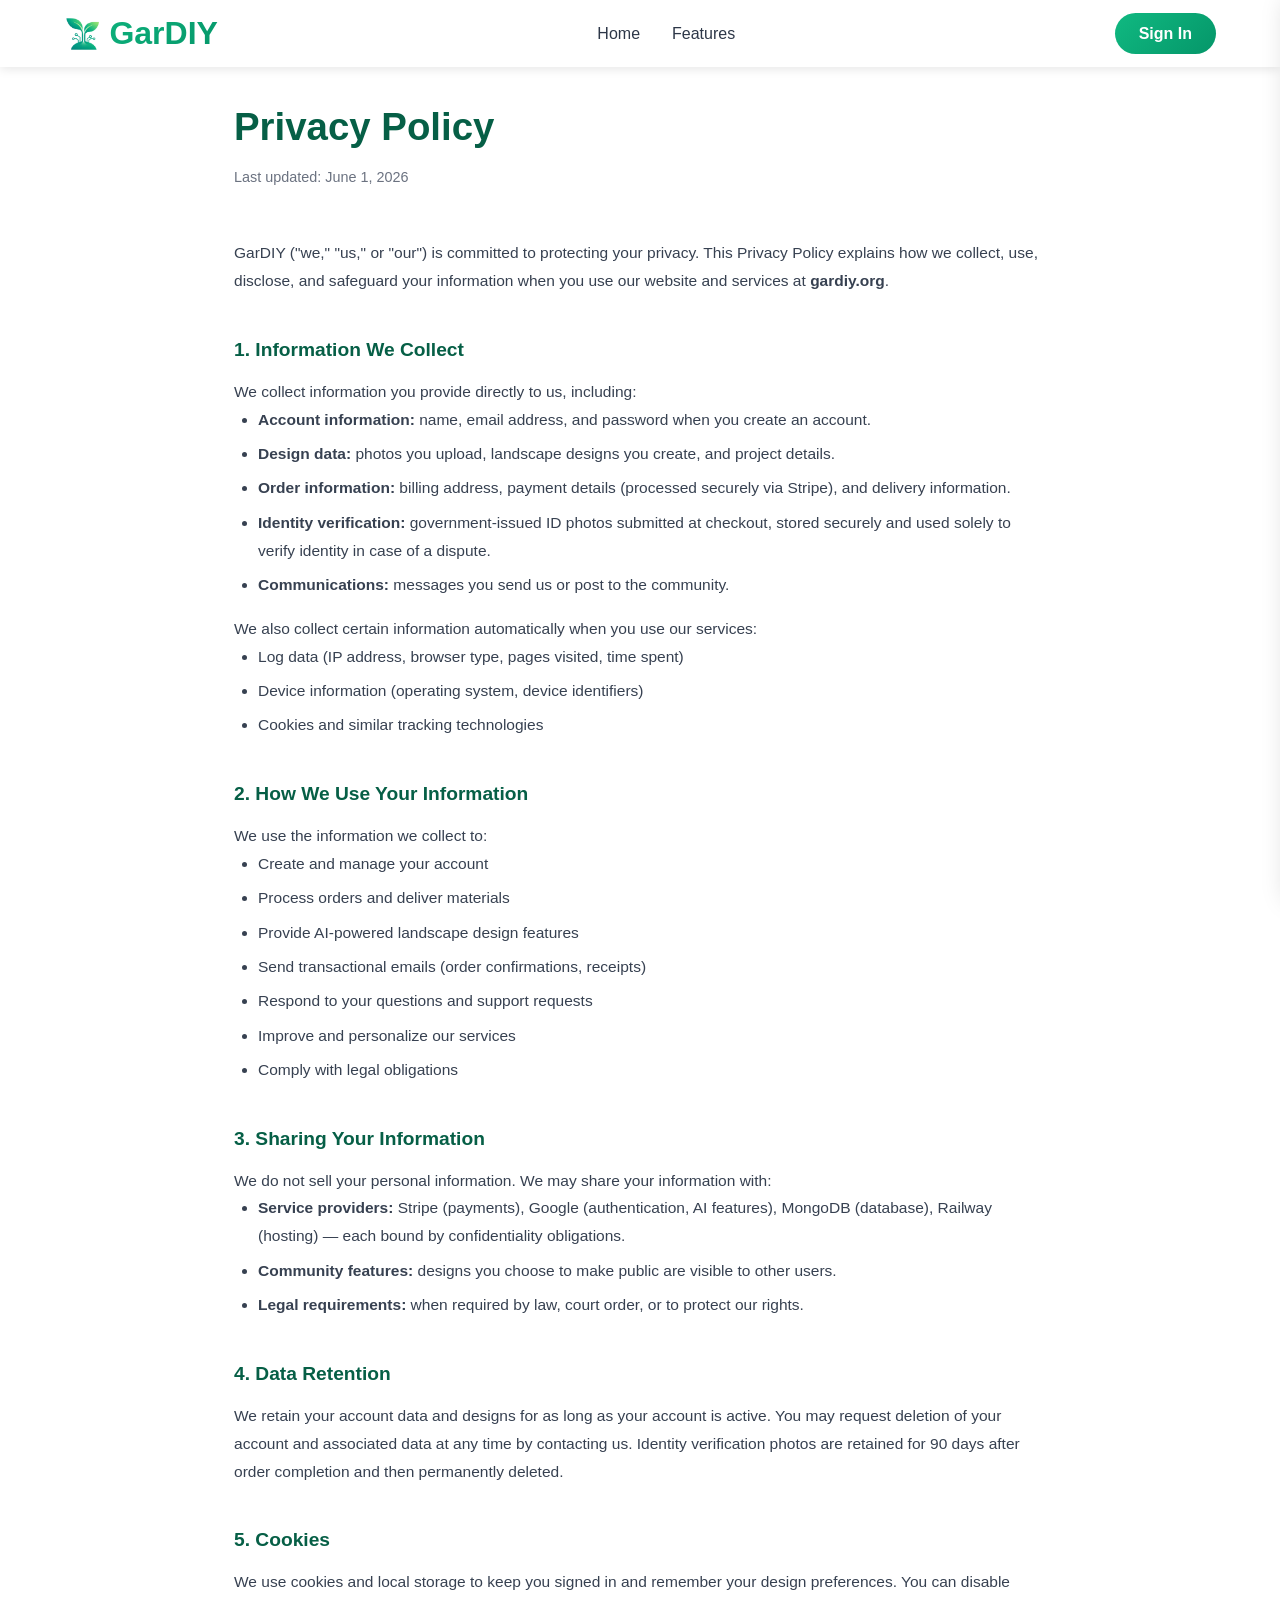
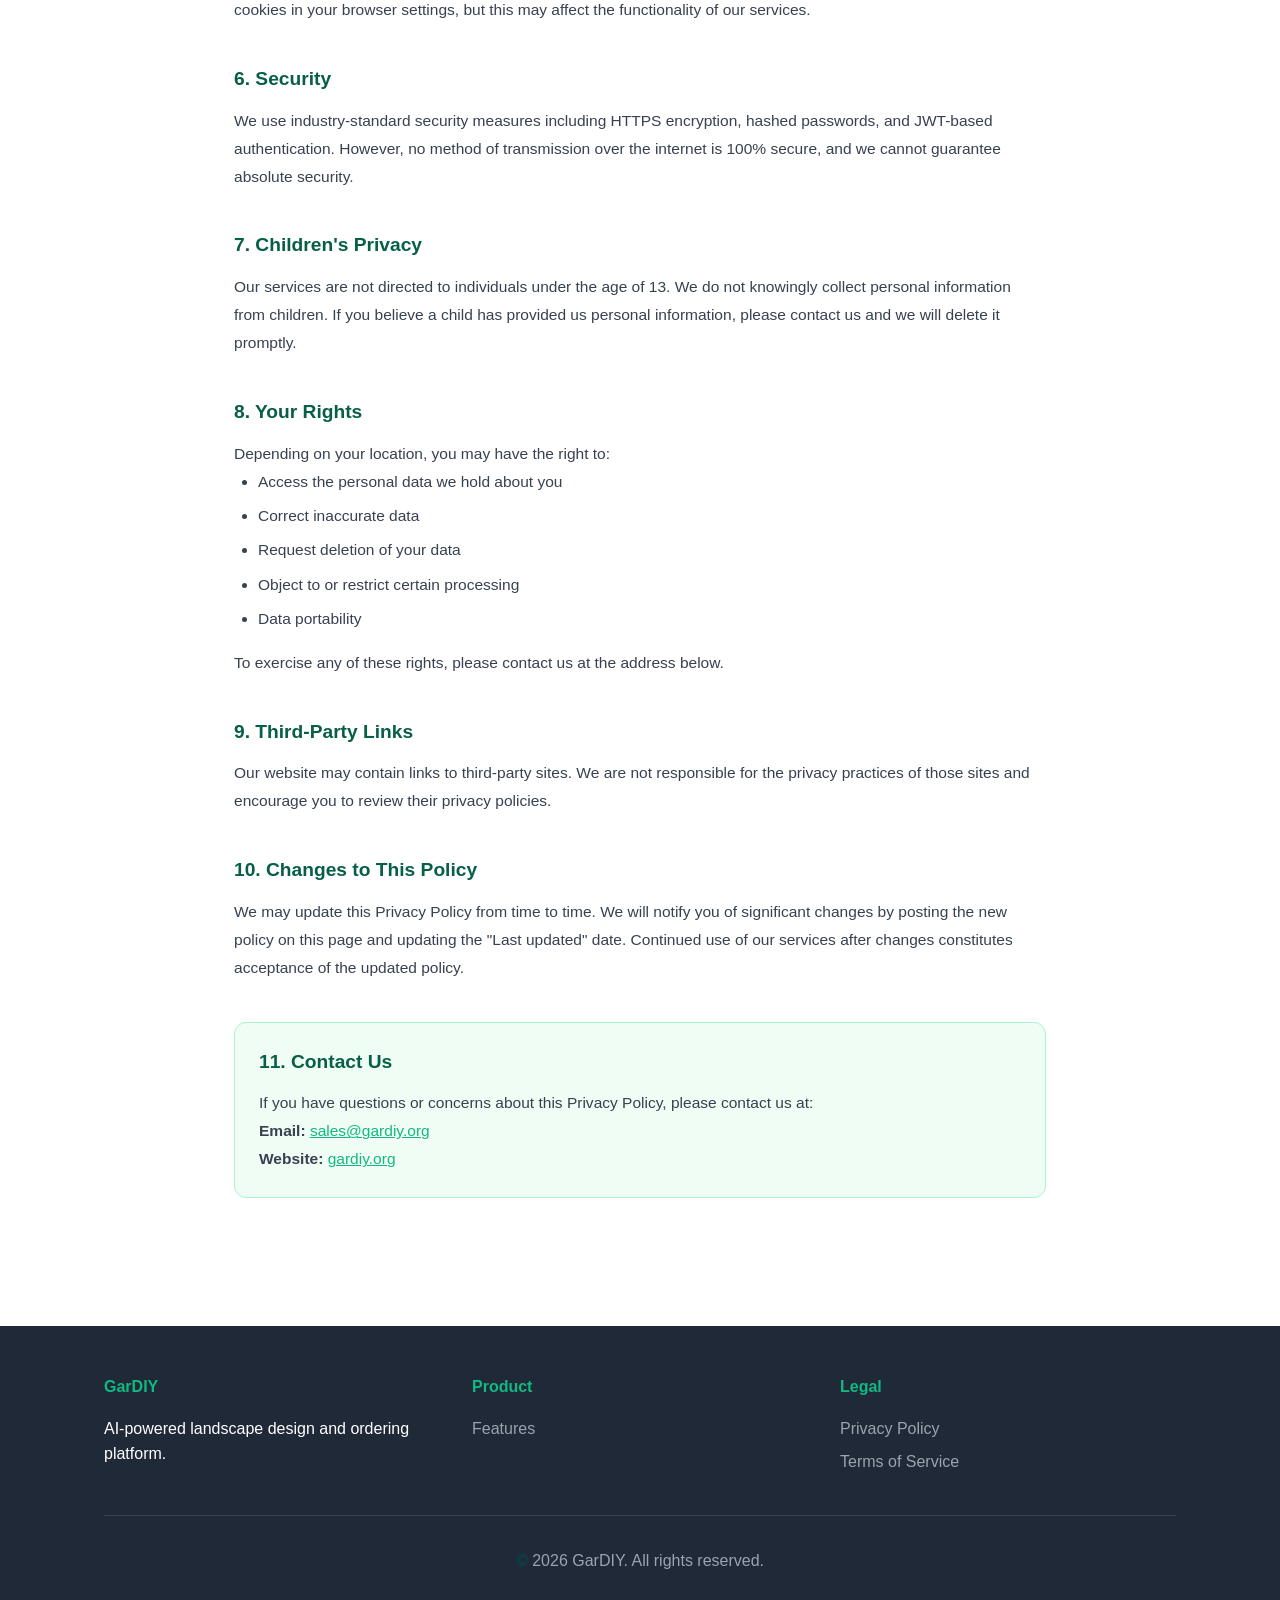
<file: privacy.html>
<!DOCTYPE html>
<html lang="en">
<head>
    <meta charset="UTF-8">
    <meta name="viewport" content="width=device-width, initial-scale=1.0">
    <title>Privacy Policy - GarDIY</title>
    <link rel="stylesheet" href="css/common.css">
    <link rel="stylesheet" href="css/mobile.css?v=1">
    <link rel="icon" type="image/png" href="images/logo.png">
    <style>
        .policy-section {
            max-width: 860px;
            margin: 0 auto;
            padding: 6rem 1.5rem 4rem;
        }
        .policy-section h1 {
            font-size: 2.4rem;
            font-weight: 800;
            color: #065f46;
            margin-bottom: 0.5rem;
        }
        .policy-section .last-updated {
            color: #6b7280;
            font-size: 0.9rem;
            margin-bottom: 3rem;
        }
        .policy-section h2 {
            font-size: 1.2rem;
            font-weight: 700;
            color: #065f46;
            margin: 2.5rem 0 0.75rem;
        }
        .policy-section p, .policy-section li {
            color: #374151;
            line-height: 1.8;
            font-size: 0.97rem;
        }
        .policy-section ul {
            padding-left: 1.5rem;
            margin-bottom: 1rem;
        }
        .policy-section li {
            margin-bottom: 0.4rem;
        }
        .policy-section a {
            color: #10b981;
            text-decoration: underline;
        }
        .contact-box {
            margin-top: 2.5rem;
            padding: 1.5rem;
            background: #f0fdf4;
            border: 1px solid #a7f3d0;
            border-radius: 12px;
        }
        .contact-box p { margin: 0; }
    </style>
</head>
<body>
    <nav class="navbar">
        <div class="nav-container">
            <a href="index.html" class="logo" style="display:flex;align-items:center;">
                <img src="images/logo.png" alt="GarDIY" style="height:36px;width:auto;margin-right:8px;">GarDIY
            </a>
            <ul class="nav-links">
                <li><a href="index.html">Home</a></li>
                <li style="display:none"><a href="community.html" style="display:none">Community</a></li>
                <li><a href="index.html#features">Features</a></li>
                <li style="display:none"><a href="index.html#pricing">Pricing</a></li>
            </ul>
            <div class="nav-actions">
                <a href="login.html" class="cta-btn" id="authBtn">Sign In</a>
            </div>
            <button class="hamburger" id="hamburger" aria-label="Open menu">
                <span></span><span></span><span></span>
            </button>
        </div>
    </nav>

    <div class="policy-section">
        <h1>Privacy Policy</h1>
        <p class="last-updated">Last updated: June 1, 2026</p>

        <p>GarDIY ("we," "us," or "our") is committed to protecting your privacy. This Privacy Policy explains how we collect, use, disclose, and safeguard your information when you use our website and services at <strong>gardiy.org</strong>.</p>

        <h2>1. Information We Collect</h2>
        <p>We collect information you provide directly to us, including:</p>
        <ul>
            <li><strong>Account information:</strong> name, email address, and password when you create an account.</li>
            <li><strong>Design data:</strong> photos you upload, landscape designs you create, and project details.</li>
            <li><strong>Order information:</strong> billing address, payment details (processed securely via Stripe), and delivery information.</li>
            <li><strong>Identity verification:</strong> government-issued ID photos submitted at checkout, stored securely and used solely to verify identity in case of a dispute.</li>
            <li><strong>Communications:</strong> messages you send us or post to the community.</li>
        </ul>
        <p>We also collect certain information automatically when you use our services:</p>
        <ul>
            <li>Log data (IP address, browser type, pages visited, time spent)</li>
            <li>Device information (operating system, device identifiers)</li>
            <li>Cookies and similar tracking technologies</li>
        </ul>

        <h2>2. How We Use Your Information</h2>
        <p>We use the information we collect to:</p>
        <ul>
            <li>Create and manage your account</li>
            <li>Process orders and deliver materials</li>
            <li>Provide AI-powered landscape design features</li>
            <li>Send transactional emails (order confirmations, receipts)</li>
            <li>Respond to your questions and support requests</li>
            <li>Improve and personalize our services</li>
            <li>Comply with legal obligations</li>
        </ul>

        <h2>3. Sharing Your Information</h2>
        <p>We do not sell your personal information. We may share your information with:</p>
        <ul>
            <li><strong>Service providers:</strong> Stripe (payments), Google (authentication, AI features), MongoDB (database), Railway (hosting) — each bound by confidentiality obligations.</li>
            <li><strong>Community features:</strong> designs you choose to make public are visible to other users.</li>
            <li><strong>Legal requirements:</strong> when required by law, court order, or to protect our rights.</li>
        </ul>

        <h2>4. Data Retention</h2>
        <p>We retain your account data and designs for as long as your account is active. You may request deletion of your account and associated data at any time by contacting us. Identity verification photos are retained for 90 days after order completion and then permanently deleted.</p>

        <h2>5. Cookies</h2>
        <p>We use cookies and local storage to keep you signed in and remember your design preferences. You can disable cookies in your browser settings, but this may affect the functionality of our services.</p>

        <h2>6. Security</h2>
        <p>We use industry-standard security measures including HTTPS encryption, hashed passwords, and JWT-based authentication. However, no method of transmission over the internet is 100% secure, and we cannot guarantee absolute security.</p>

        <h2>7. Children's Privacy</h2>
        <p>Our services are not directed to individuals under the age of 13. We do not knowingly collect personal information from children. If you believe a child has provided us personal information, please contact us and we will delete it promptly.</p>

        <h2>8. Your Rights</h2>
        <p>Depending on your location, you may have the right to:</p>
        <ul>
            <li>Access the personal data we hold about you</li>
            <li>Correct inaccurate data</li>
            <li>Request deletion of your data</li>
            <li>Object to or restrict certain processing</li>
            <li>Data portability</li>
        </ul>
        <p>To exercise any of these rights, please contact us at the address below.</p>

        <h2>9. Third-Party Links</h2>
        <p>Our website may contain links to third-party sites. We are not responsible for the privacy practices of those sites and encourage you to review their privacy policies.</p>

        <h2>10. Changes to This Policy</h2>
        <p>We may update this Privacy Policy from time to time. We will notify you of significant changes by posting the new policy on this page and updating the "Last updated" date. Continued use of our services after changes constitutes acceptance of the updated policy.</p>

        <div class="contact-box">
            <h2 style="margin-top:0;">11. Contact Us</h2>
            <p>If you have questions or concerns about this Privacy Policy, please contact us at:<br>
            <strong>Email:</strong> <a href="mailto:sales@gardiy.org">sales@gardiy.org</a><br>
            <strong>Website:</strong> <a href="https://gardiy.org">gardiy.org</a></p>
        </div>
    </div>

    <footer>
        <div class="container">
            <div class="footer-content">
                <div class="footer-section">
                    <h4>GarDIY</h4>
                    <p>AI-powered landscape design and ordering platform.</p>
                </div>
                <div class="footer-section">
                    <h4>Product</h4>
                    <ul class="footer-links">
                        <li><a href="index.html#features">Features</a></li>
                        <li style="display:none"><a href="index.html#pricing">Pricing</a></li>
                        <li style="display:none"><a href="community.html" style="display:none">Community</a></li>
                    </ul>
                </div>
                <div class="footer-section">
                    <h4>Legal</h4>
                    <ul class="footer-links">
                        <li><a href="privacy.html">Privacy Policy</a></li>
                        <li><a href="terms.html">Terms of Service</a></li>
                    </ul>
                </div>
            </div>
            <div class="copyright">
                <p>&copy; 2026 GarDIY. All rights reserved.</p>
            </div>
        </div>
    </footer>

    <script src="js/api.js"></script>
    <script src="js/common.js"></script>
    <script src="js/mobile.js"></script>
    <script>
    document.addEventListener('DOMContentLoaded', function() {
        const user = JSON.parse(localStorage.getItem('gardiyUser'));
        const authBtn = document.getElementById('authBtn');
        if (authBtn && user && user.loggedIn) {
            authBtn.textContent = user.name || 'Profile';
            authBtn.href = 'profile.html';
        }
    });
    </script>
</body>
</html>
</file>
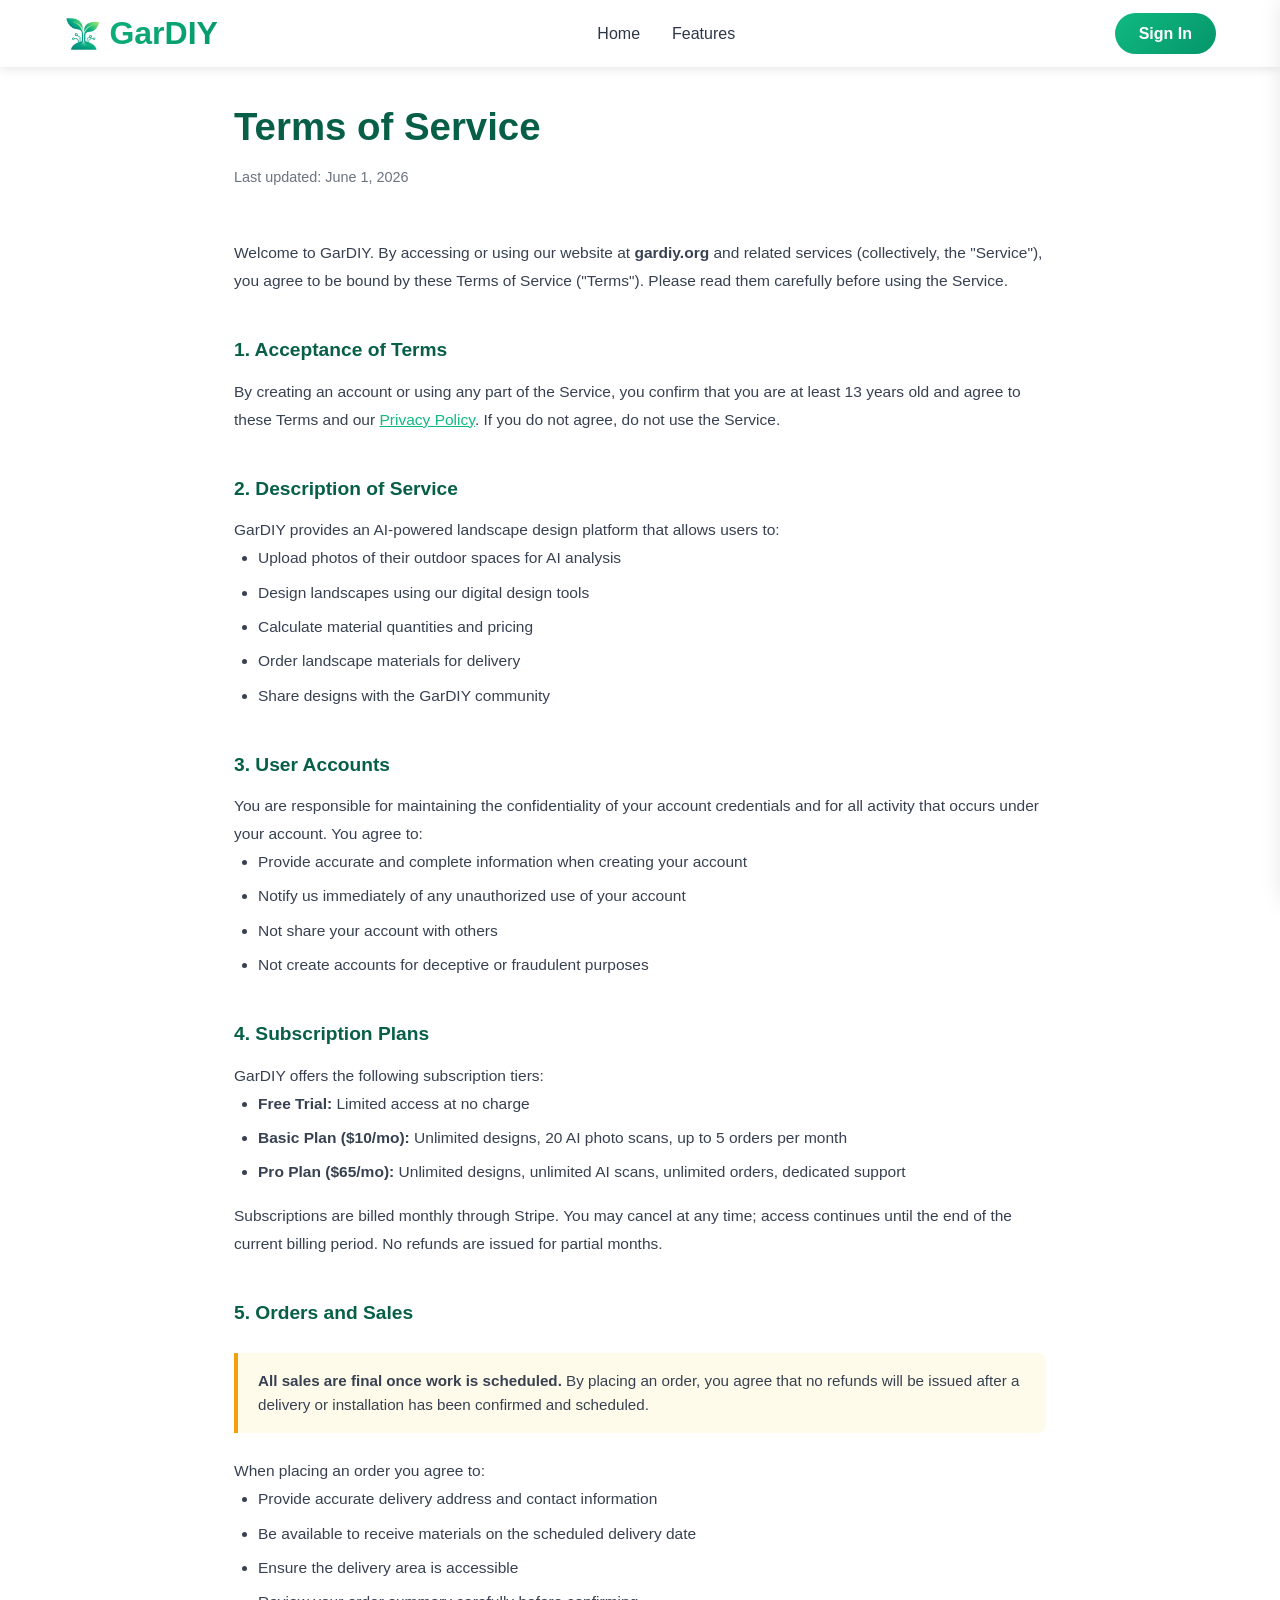
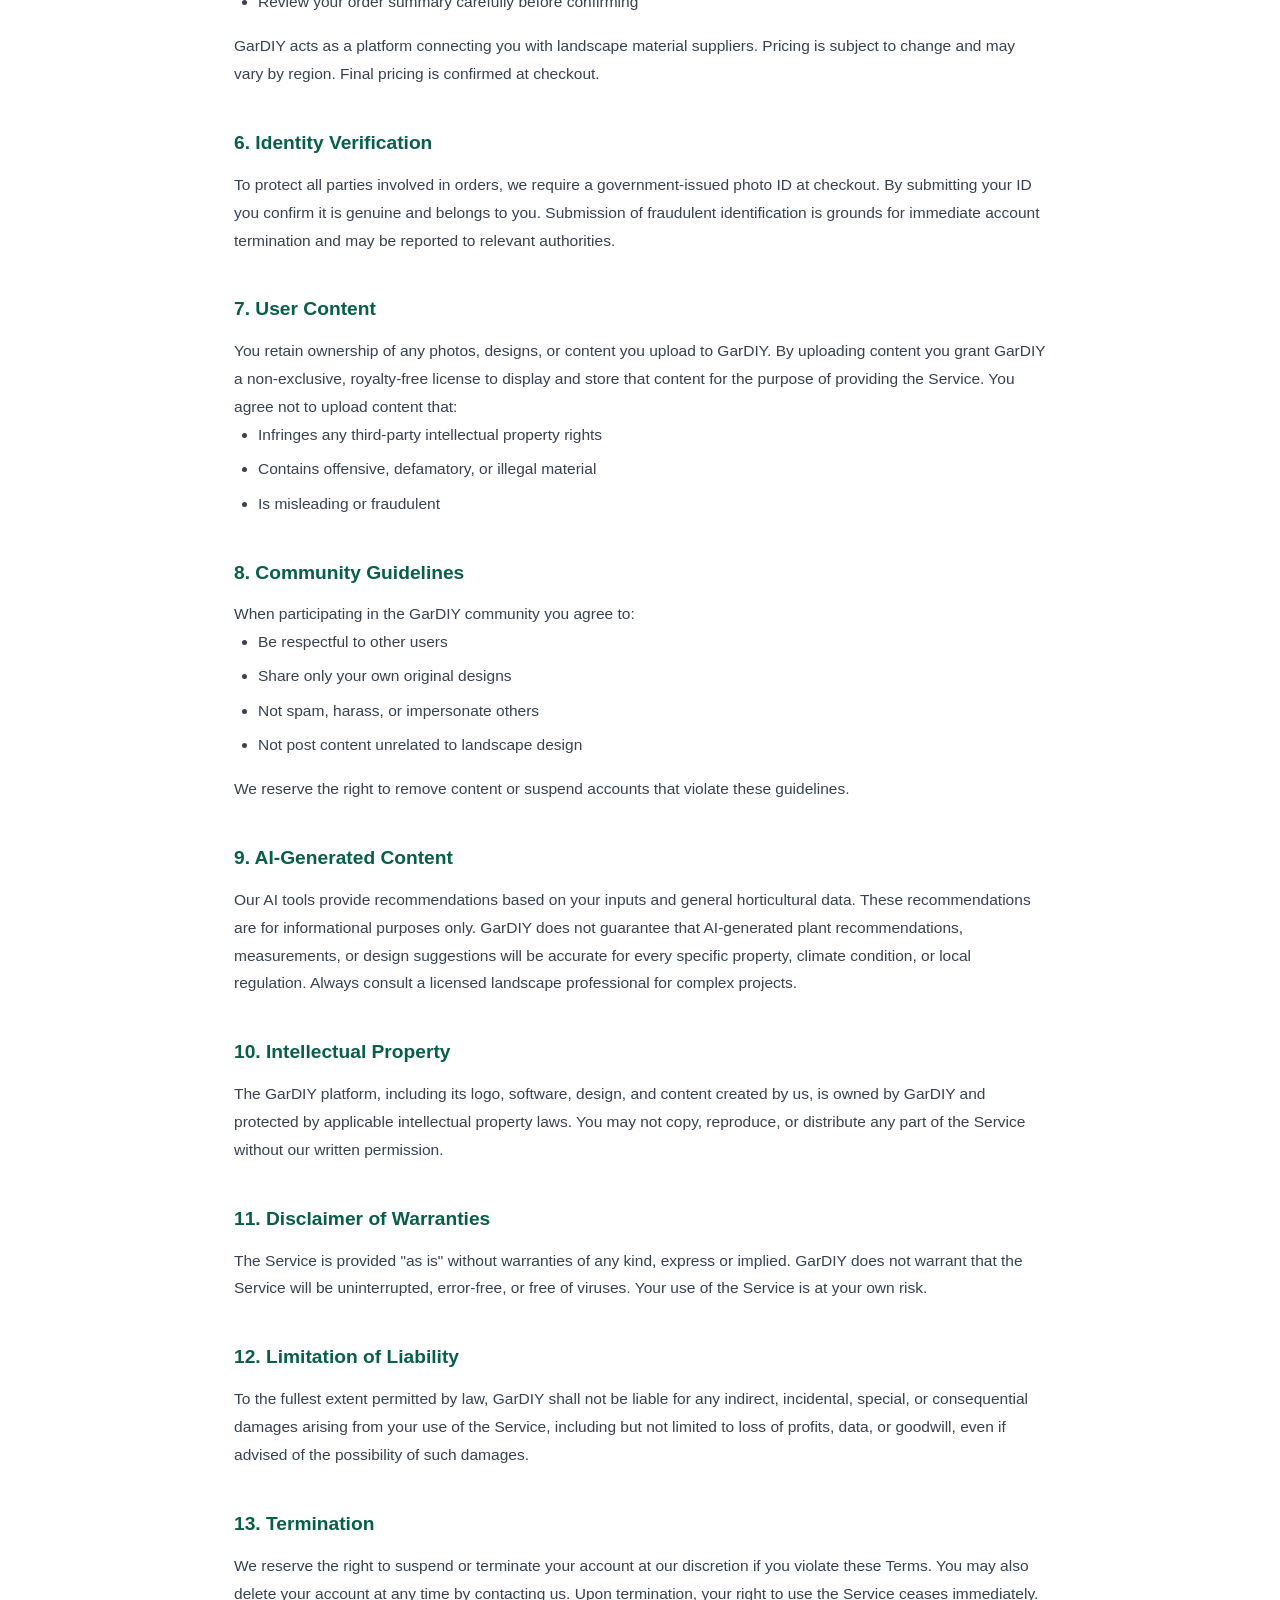
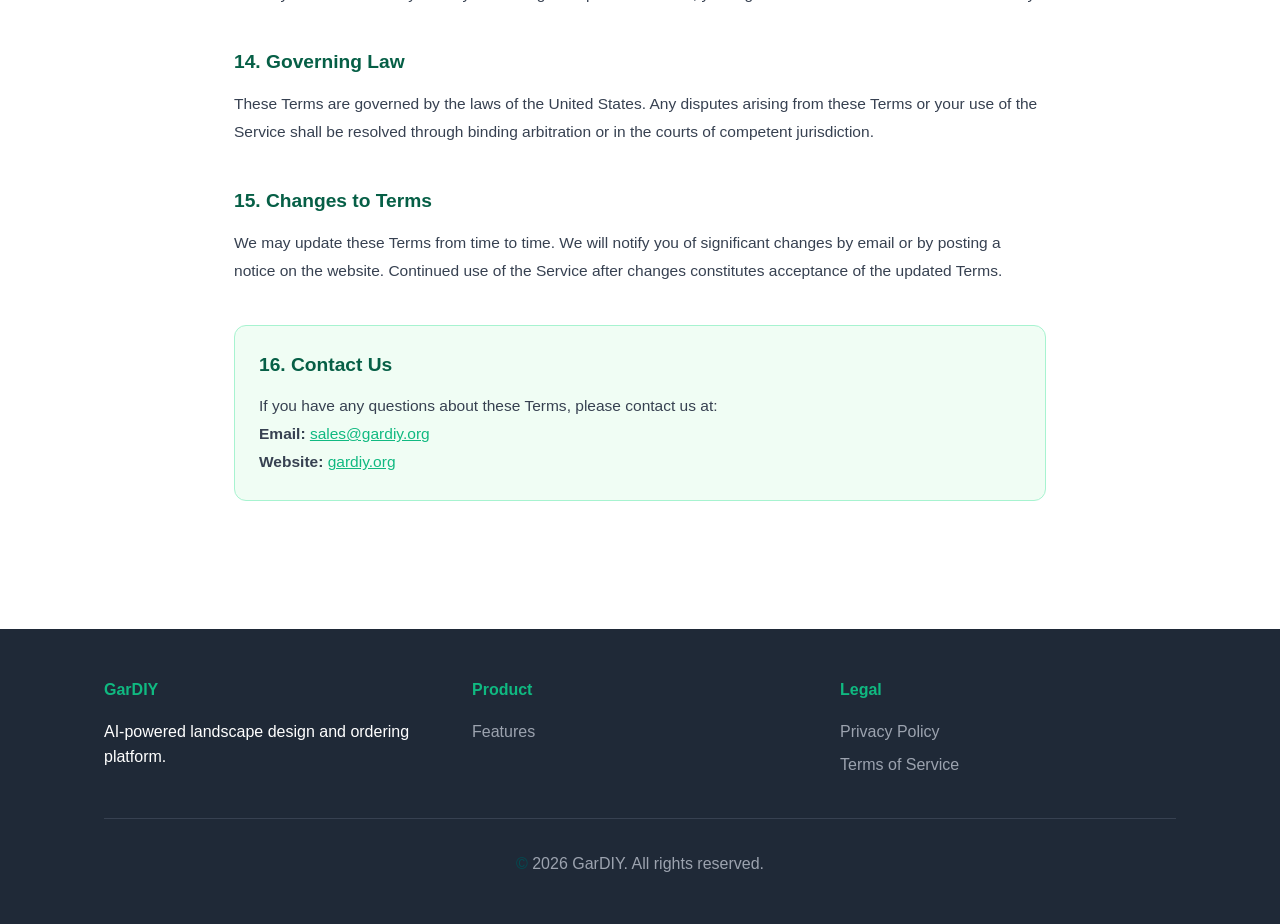
<file: terms.html>
<!DOCTYPE html>
<html lang="en">
<head>
    <meta charset="UTF-8">
    <meta name="viewport" content="width=device-width, initial-scale=1.0">
    <title>Terms of Service - GarDIY</title>
    <link rel="stylesheet" href="css/common.css">
    <link rel="stylesheet" href="css/mobile.css?v=1">
    <link rel="icon" type="image/png" href="images/logo.png">
    <style>
        .policy-section {
            max-width: 860px;
            margin: 0 auto;
            padding: 6rem 1.5rem 4rem;
        }
        .policy-section h1 {
            font-size: 2.4rem;
            font-weight: 800;
            color: #065f46;
            margin-bottom: 0.5rem;
        }
        .policy-section .last-updated {
            color: #6b7280;
            font-size: 0.9rem;
            margin-bottom: 3rem;
        }
        .policy-section h2 {
            font-size: 1.2rem;
            font-weight: 700;
            color: #065f46;
            margin: 2.5rem 0 0.75rem;
        }
        .policy-section p, .policy-section li {
            color: #374151;
            line-height: 1.8;
            font-size: 0.97rem;
        }
        .policy-section ul {
            padding-left: 1.5rem;
            margin-bottom: 1rem;
        }
        .policy-section li {
            margin-bottom: 0.4rem;
        }
        .policy-section a {
            color: #10b981;
            text-decoration: underline;
        }
        .contact-box {
            margin-top: 2.5rem;
            padding: 1.5rem;
            background: #f0fdf4;
            border: 1px solid #a7f3d0;
            border-radius: 12px;
        }
        .contact-box p { margin: 0; }
        .highlight-box {
            margin: 1.5rem 0;
            padding: 1rem 1.25rem;
            background: #fffbeb;
            border-left: 4px solid #f59e0b;
            border-radius: 0 8px 8px 0;
            font-size: 0.95rem;
            color: #374151;
        }
    </style>
</head>
<body>
    <nav class="navbar">
        <div class="nav-container">
            <a href="index.html" class="logo" style="display:flex;align-items:center;">
                <img src="images/logo.png" alt="GarDIY" style="height:36px;width:auto;margin-right:8px;">GarDIY
            </a>
            <ul class="nav-links">
                <li><a href="index.html">Home</a></li>
                <li style="display:none"><a href="community.html" style="display:none">Community</a></li>
                <li><a href="index.html#features">Features</a></li>
                <li style="display:none"><a href="index.html#pricing">Pricing</a></li>
            </ul>
            <div class="nav-actions">
                <a href="login.html" class="cta-btn" id="authBtn">Sign In</a>
            </div>
            <button class="hamburger" id="hamburger" aria-label="Open menu">
                <span></span><span></span><span></span>
            </button>
        </div>
    </nav>

    <div class="policy-section">
        <h1>Terms of Service</h1>
        <p class="last-updated">Last updated: June 1, 2026</p>

        <p>Welcome to GarDIY. By accessing or using our website at <strong>gardiy.org</strong> and related services (collectively, the "Service"), you agree to be bound by these Terms of Service ("Terms"). Please read them carefully before using the Service.</p>

        <h2>1. Acceptance of Terms</h2>
        <p>By creating an account or using any part of the Service, you confirm that you are at least 13 years old and agree to these Terms and our <a href="privacy.html">Privacy Policy</a>. If you do not agree, do not use the Service.</p>

        <h2>2. Description of Service</h2>
        <p>GarDIY provides an AI-powered landscape design platform that allows users to:</p>
        <ul>
            <li>Upload photos of their outdoor spaces for AI analysis</li>
            <li>Design landscapes using our digital design tools</li>
            <li>Calculate material quantities and pricing</li>
            <li>Order landscape materials for delivery</li>
            <li>Share designs with the GarDIY community</li>
        </ul>

        <h2>3. User Accounts</h2>
        <p>You are responsible for maintaining the confidentiality of your account credentials and for all activity that occurs under your account. You agree to:</p>
        <ul>
            <li>Provide accurate and complete information when creating your account</li>
            <li>Notify us immediately of any unauthorized use of your account</li>
            <li>Not share your account with others</li>
            <li>Not create accounts for deceptive or fraudulent purposes</li>
        </ul>

        <h2>4. Subscription Plans</h2>
        <p>GarDIY offers the following subscription tiers:</p>
        <ul>
            <li><strong>Free Trial:</strong> Limited access at no charge</li>
            <li><strong>Basic Plan ($10/mo):</strong> Unlimited designs, 20 AI photo scans, up to 5 orders per month</li>
            <li><strong>Pro Plan ($65/mo):</strong> Unlimited designs, unlimited AI scans, unlimited orders, dedicated support</li>
        </ul>
        <p>Subscriptions are billed monthly through Stripe. You may cancel at any time; access continues until the end of the current billing period. No refunds are issued for partial months.</p>

        <h2>5. Orders and Sales</h2>
        <div class="highlight-box">
            <strong>All sales are final once work is scheduled.</strong> By placing an order, you agree that no refunds will be issued after a delivery or installation has been confirmed and scheduled.
        </div>
        <p>When placing an order you agree to:</p>
        <ul>
            <li>Provide accurate delivery address and contact information</li>
            <li>Be available to receive materials on the scheduled delivery date</li>
            <li>Ensure the delivery area is accessible</li>
            <li>Review your order summary carefully before confirming</li>
        </ul>
        <p>GarDIY acts as a platform connecting you with landscape material suppliers. Pricing is subject to change and may vary by region. Final pricing is confirmed at checkout.</p>

        <h2>6. Identity Verification</h2>
        <p>To protect all parties involved in orders, we require a government-issued photo ID at checkout. By submitting your ID you confirm it is genuine and belongs to you. Submission of fraudulent identification is grounds for immediate account termination and may be reported to relevant authorities.</p>

        <h2>7. User Content</h2>
        <p>You retain ownership of any photos, designs, or content you upload to GarDIY. By uploading content you grant GarDIY a non-exclusive, royalty-free license to display and store that content for the purpose of providing the Service. You agree not to upload content that:</p>
        <ul>
            <li>Infringes any third-party intellectual property rights</li>
            <li>Contains offensive, defamatory, or illegal material</li>
            <li>Is misleading or fraudulent</li>
        </ul>

        <h2>8. Community Guidelines</h2>
        <p>When participating in the GarDIY community you agree to:</p>
        <ul>
            <li>Be respectful to other users</li>
            <li>Share only your own original designs</li>
            <li>Not spam, harass, or impersonate others</li>
            <li>Not post content unrelated to landscape design</li>
        </ul>
        <p>We reserve the right to remove content or suspend accounts that violate these guidelines.</p>

        <h2>9. AI-Generated Content</h2>
        <p>Our AI tools provide recommendations based on your inputs and general horticultural data. These recommendations are for informational purposes only. GarDIY does not guarantee that AI-generated plant recommendations, measurements, or design suggestions will be accurate for every specific property, climate condition, or local regulation. Always consult a licensed landscape professional for complex projects.</p>

        <h2>10. Intellectual Property</h2>
        <p>The GarDIY platform, including its logo, software, design, and content created by us, is owned by GarDIY and protected by applicable intellectual property laws. You may not copy, reproduce, or distribute any part of the Service without our written permission.</p>

        <h2>11. Disclaimer of Warranties</h2>
        <p>The Service is provided "as is" without warranties of any kind, express or implied. GarDIY does not warrant that the Service will be uninterrupted, error-free, or free of viruses. Your use of the Service is at your own risk.</p>

        <h2>12. Limitation of Liability</h2>
        <p>To the fullest extent permitted by law, GarDIY shall not be liable for any indirect, incidental, special, or consequential damages arising from your use of the Service, including but not limited to loss of profits, data, or goodwill, even if advised of the possibility of such damages.</p>

        <h2>13. Termination</h2>
        <p>We reserve the right to suspend or terminate your account at our discretion if you violate these Terms. You may also delete your account at any time by contacting us. Upon termination, your right to use the Service ceases immediately.</p>

        <h2>14. Governing Law</h2>
        <p>These Terms are governed by the laws of the United States. Any disputes arising from these Terms or your use of the Service shall be resolved through binding arbitration or in the courts of competent jurisdiction.</p>

        <h2>15. Changes to Terms</h2>
        <p>We may update these Terms from time to time. We will notify you of significant changes by email or by posting a notice on the website. Continued use of the Service after changes constitutes acceptance of the updated Terms.</p>

        <div class="contact-box">
            <h2 style="margin-top:0;">16. Contact Us</h2>
            <p>If you have any questions about these Terms, please contact us at:<br>
            <strong>Email:</strong> <a href="mailto:sales@gardiy.org">sales@gardiy.org</a><br>
            <strong>Website:</strong> <a href="https://gardiy.org">gardiy.org</a></p>
        </div>
    </div>

    <footer>
        <div class="container">
            <div class="footer-content">
                <div class="footer-section">
                    <h4>GarDIY</h4>
                    <p>AI-powered landscape design and ordering platform.</p>
                </div>
                <div class="footer-section">
                    <h4>Product</h4>
                    <ul class="footer-links">
                        <li><a href="index.html#features">Features</a></li>
                        <li style="display:none"><a href="index.html#pricing">Pricing</a></li>
                        <li style="display:none"><a href="community.html" style="display:none">Community</a></li>
                    </ul>
                </div>
                <div class="footer-section">
                    <h4>Legal</h4>
                    <ul class="footer-links">
                        <li><a href="privacy.html">Privacy Policy</a></li>
                        <li><a href="terms.html">Terms of Service</a></li>
                    </ul>
                </div>
            </div>
            <div class="copyright">
                <p>&copy; 2026 GarDIY. All rights reserved.</p>
            </div>
        </div>
    </footer>

    <script src="js/api.js"></script>
    <script src="js/common.js"></script>
    <script src="js/mobile.js"></script>
    <script>
    document.addEventListener('DOMContentLoaded', function() {
        const user = JSON.parse(localStorage.getItem('gardiyUser'));
        const authBtn = document.getElementById('authBtn');
        if (authBtn && user && user.loggedIn) {
            authBtn.textContent = user.name || 'Profile';
            authBtn.href = 'profile.html';
        }
    });
    </script>
</body>
</html>
</file>
<file: css/common.css>
/* Reset & Base Styles */
* {
    margin: 0;
    padding: 0;
    box-sizing: border-box;
}

body {
    font-family: 'Segoe UI', Tahoma, Geneva, Verdana, sans-serif;
    line-height: 1.6;
    color: #2d3748;
    overflow-x: hidden;
}

.container {
    max-width: 1200px;
    margin: 0 auto;
    padding: 0 5%;
}

/* Navigation */
.navbar {
    position: fixed;
    top: 0;
    width: 100%;
    background: rgba(255, 255, 255, 0.95);
    backdrop-filter: blur(10px);
    padding: 0.5rem 0;
    z-index: 1000;
    box-shadow: 0 2px 10px rgba(0,0,0,0.1);
    overflow: visible;
}

.nav-container {
    max-width: 1400px;
    margin: 0 auto;
    padding: 0 5%;
    display: flex;
    justify-content: space-between;
    align-items: center;
}

.logo {
    font-size: 2rem;
    font-weight: bold;
    background: linear-gradient(135deg, #10b981 0%, #059669 100%);
    -webkit-background-clip: text;
    -webkit-text-fill-color: transparent;
    background-clip: text;
    text-decoration: none;
}

.nav-links {
    display: flex;
    gap: 2rem;
    list-style: none;
}

.nav-links a {
    text-decoration: none;
    color: #2d3748;
    font-weight: 500;
    transition: color 0.3s;
}

.nav-links a:hover,
.nav-links a.active {
    color: #10b981;
}

.cta-btn {
    background: linear-gradient(135deg, #10b981 0%, #059669 100%);
    color: white;
    padding: 0.75rem 1.5rem;
    border-radius: 50px;
    text-decoration: none;
    font-weight: 600;
    transition: transform 0.3s, box-shadow 0.3s;
}

.cta-btn:hover {
    transform: translateY(-2px);
    box-shadow: 0 10px 25px rgba(16, 185, 129, 0.3);
}

/* Buttons */
.primary-btn {
    background: linear-gradient(135deg, #10b981 0%, #059669 100%);
    color: white;
    padding: 1rem 2.5rem;
    border: none;
    border-radius: 50px;
    font-size: 1.1rem;
    font-weight: 600;
    cursor: pointer;
    text-decoration: none;
    display: inline-block;
    transition: transform 0.3s, box-shadow 0.3s;
}

.primary-btn:hover {
    transform: translateY(-3px);
    box-shadow: 0 15px 35px rgba(16, 185, 129, 0.4);
}

.primary-btn.large {
    padding: 1.2rem 3rem;
    font-size: 1.2rem;
}

.secondary-btn {
    background: white;
    color: #059669;
    padding: 1rem 2.5rem;
    border: 2px solid #10b981;
    border-radius: 50px;
    font-size: 1.1rem;
    font-weight: 600;
    cursor: pointer;
    transition: all 0.3s;
}

.secondary-btn:hover {
    background: #10b981;
    color: white;
    transform: translateY(-3px);
}

.back-btn {
    background: white;
    color: #6b7280;
    padding: 0.75rem 1.5rem;
    border: 2px solid #e5e7eb;
    border-radius: 50px;
    font-weight: 600;
    cursor: pointer;
    text-decoration: none;
    display: inline-block;
    transition: all 0.3s;
}

.back-btn:hover {
    border-color: #10b981;
    color: #10b981;
}

/* Section Titles */
.section-title {
    text-align: center;
    font-size: 3rem;
    font-weight: 800;
    background: linear-gradient(135deg, #065f46 0%, #10b981 100%);
    -webkit-background-clip: text;
    -webkit-text-fill-color: transparent;
    background-clip: text;
    margin-bottom: 1rem;
}

.section-subtitle {
    text-align: center;
    font-size: 1.3rem;
    color: #6b7280;
    margin-bottom: 4rem;
    max-width: 700px;
    margin-left: auto;
    margin-right: auto;
}

/* Footer */
footer {
    background: #1f2937;
    color: white;
    padding: 3rem 0;
    margin-top: 4rem;
}

.footer-content {
    display: grid;
    grid-template-columns: repeat(auto-fit, minmax(250px, 1fr));
    gap: 2rem;
    margin-bottom: 2rem;
}

.footer-section h4 {
    color: #10b981;
    margin-bottom: 1rem;
}

.footer-links {
    list-style: none;
}

.footer-links li {
    margin-bottom: 0.5rem;
}

.footer-links a {
    color: #9ca3af;
    text-decoration: none;
    transition: color 0.3s;
}

.footer-links a:hover {
    color: #10b981;
}

.copyright {
    margin-top: 2rem;
    padding-top: 2rem;
    border-top: 1px solid #374151;
    color: #9ca3af;
    text-align: center;
}

/* Phosphor outline icons: dark green stroke, white interior */
.g-icon {
    color: #065f46;
    font-size: 1.2em;
    vertical-align: -0.15em;
    display: inline;
    font-style: normal;
    line-height: 1;
}

/* Fallback for unmapped emojis */
.g-emoji {
    display: inline-block;
    filter: brightness(0) saturate(100%) invert(21%) sepia(76%) saturate(626%) hue-rotate(138deg) brightness(94%);
}

/* Responsive */
@media (max-width: 768px) {
    .nav-links {
        display: none;
    }

    .section-title {
        font-size: 2rem;
    }

    .section-subtitle {
        font-size: 1.1rem;
    }
}
</file>
<file: css/mobile.css>
/* =====================================================
   MOBILE RESPONSIVE — loaded on every page
   ===================================================== */

/* ── Design page mobile menu button + drawer ─────── */
.design-mobile-menu-btn {
    display: none;
    flex-direction: column;
    justify-content: center;
    align-items: center;
    gap: 5px;
    width: 40px;
    height: 40px;
    background: none;
    border: none;
    cursor: pointer;
    padding: 4px;
    border-radius: 8px;
    flex-shrink: 0;
    transition: background 0.2s;
}
.design-mobile-menu-btn:hover { background: rgba(0,0,0,0.06); }
.design-mobile-menu-btn span {
    display: block;
    width: 22px;
    height: 2px;
    background: #2d3748;
    border-radius: 2px;
    transition: transform 0.3s, opacity 0.3s;
}
.design-mobile-menu-btn.open span:nth-child(1) { transform: translateY(7px) rotate(45deg); }
.design-mobile-menu-btn.open span:nth-child(2) { opacity: 0; transform: scaleX(0); }
.design-mobile-menu-btn.open span:nth-child(3) { transform: translateY(-7px) rotate(-45deg); }

.design-mobile-overlay {
    display: none;
    position: fixed;
    inset: 0;
    background: rgba(0,0,0,0.45);
    z-index: 1100;
    opacity: 0;
    transition: opacity 0.25s;
}
.design-mobile-overlay.open { opacity: 1; }

.design-mobile-drawer {
    position: fixed;
    top: 0;
    right: -300px;
    width: 280px;
    height: 100vh;
    background: white;
    z-index: 1101;
    padding: 0;
    box-shadow: -4px 0 28px rgba(0,0,0,0.18);
    transition: right 0.28s ease;
    display: flex;
    flex-direction: column;
    overflow-y: auto;
}
.design-mobile-drawer.open { right: 0; }

.design-drawer-header {
    display: flex;
    align-items: center;
    justify-content: space-between;
    padding: 18px 20px 14px;
    border-bottom: 1px solid #e5e7eb;
}
.design-drawer-title {
    font-size: 1.05rem;
    font-weight: 700;
    color: #1a202c;
}
.design-drawer-close {
    background: #f3f4f6;
    border: none;
    border-radius: 8px;
    width: 34px;
    height: 34px;
    font-size: 15px;
    color: #6b7280;
    cursor: pointer;
    display: flex;
    align-items: center;
    justify-content: center;
    transition: background 0.18s;
}
.design-drawer-close:hover { background: #e5e7eb; color: #374151; }

.design-drawer-user {
    padding: 12px 20px 10px;
    font-size: 0.9rem;
    font-weight: 600;
    color: #6b7280;
}

.design-drawer-divider {
    height: 1px;
    background: #f3f4f6;
    margin: 4px 0;
}

.design-drawer-btn {
    display: flex;
    align-items: center;
    gap: 14px;
    width: 100%;
    padding: 15px 20px;
    background: none;
    border: none;
    text-align: left;
    font-size: 0.97rem;
    font-weight: 500;
    color: #1a202c;
    cursor: pointer;
    transition: background 0.15s;
}
.design-drawer-btn:hover { background: #f0fdf4; color: #10b981; }
.design-drawer-btn:active { background: #dcfce7; }
.design-drawer-btn .design-drawer-icon {
    font-size: 1.2rem;
    width: 24px;
    text-align: center;
    flex-shrink: 0;
}
.design-drawer-btn--secondary { color: #6b7280; }
.design-drawer-btn--secondary:hover { background: #f9fafb; color: #374151; }

/* ── Hamburger button ─────────────────────────────── */
.hamburger {
    display: none;
    flex-direction: column;
    justify-content: center;
    align-items: center;
    gap: 5px;
    width: 40px;
    height: 40px;
    background: none;
    border: none;
    cursor: pointer;
    padding: 4px;
    border-radius: 8px;
    transition: background 0.2s;
    z-index: 1001;
    flex-shrink: 0;
}
.hamburger:hover { background: rgba(0,0,0,0.06); }
.hamburger span {
    display: block;
    width: 22px;
    height: 2px;
    background: #2d3748;
    border-radius: 2px;
    transition: transform 0.3s, opacity 0.3s;
}
.hamburger.open span:nth-child(1) { transform: translateY(7px) rotate(45deg); }
.hamburger.open span:nth-child(2) { opacity: 0; transform: scaleX(0); }
.hamburger.open span:nth-child(3) { transform: translateY(-7px) rotate(-45deg); }

/* ── Mobile nav overlay + drawer ─────────────────── */
.mobile-nav-overlay {
    display: none;
    position: fixed;
    inset: 0;
    background: rgba(0,0,0,0.45);
    z-index: 999;
    opacity: 0;
    transition: opacity 0.25s;
}
.mobile-nav-overlay.open { opacity: 1; }

.mobile-nav-drawer {
    position: fixed;
    top: 0;
    right: -290px;
    width: 280px;
    height: 100vh;
    background: white;
    z-index: 1000;
    padding: 80px 20px 24px;
    box-shadow: -4px 0 24px rgba(0,0,0,0.15);
    transition: right 0.28s ease;
    display: flex;
    flex-direction: column;
    gap: 4px;
    overflow-y: auto;
}
.mobile-nav-drawer.open { right: 0; }

.mobile-nav-drawer a {
    display: block;
    padding: 13px 16px;
    color: #2d3748;
    text-decoration: none;
    font-size: 1rem;
    font-weight: 500;
    border-radius: 10px;
    transition: background 0.18s;
}
.mobile-nav-drawer a:hover { background: #f0fdf4; color: #10b981; }

.drawer-divider {
    height: 1px;
    background: #e5e7eb;
    margin: 8px 0;
}
.drawer-cta {
    margin-top: 8px;
    background: linear-gradient(135deg, #10b981, #059669) !important;
    color: white !important;
    text-align: center;
    font-weight: 600 !important;
    border-radius: 12px !important;
}
.drawer-cta:hover {
    background: linear-gradient(135deg, #059669, #047857) !important;
    color: white !important;
}

/* ── Design page — bottom tab bar ─────────────────── */
.mobile-design-tabs {
    display: none;
    position: fixed;
    bottom: 0;
    left: 0;
    right: 0;
    background: white;
    border-top: 1px solid #e5e7eb;
    z-index: 900;
    box-shadow: 0 -4px 16px rgba(0,0,0,0.1);
}
.mobile-design-tabs button {
    flex: 1;
    padding: 10px 6px 12px;
    border: none;
    background: none;
    font-size: 0.72rem;
    font-weight: 500;
    color: #6b7280;
    cursor: pointer;
    display: flex;
    flex-direction: column;
    align-items: center;
    gap: 3px;
    transition: color 0.18s, background 0.18s;
    border-top: 2px solid transparent;
}
.mobile-design-tabs button .tab-icon { font-size: 1.25rem; line-height: 1; }
.mobile-design-tabs button.active {
    color: #10b981;
    border-top-color: #10b981;
    background: #f0fdf4;
}

/* =====================================================
   TABLET  (≤ 1024px)
   ===================================================== */
@media (max-width: 1024px) {
    /* checkout form row — already in checkout.css but reinforce */
    .form-row { grid-template-columns: 1fr !important; }
}

/* =====================================================
   MOBILE  (≤ 768px)
   ===================================================== */
@media (max-width: 768px) {

    /* ── Navbar ────────────────────────────────────── */
    .hamburger { display: flex; }
    .nav-links { display: none !important; }
    .nav-actions { display: none !important; }
    /* hide back-btn only when it's inside the nav bar (login page CTA area) */
    .nav-actions .back-btn { display: none !important; }
    /* keep content back-btns visible — e.g. "Upload Different Photo" on upload page */
    .analysis-header .back-btn { display: inline-block !important; }

    /* ── HOME ──────────────────────────────────────── */
    .hero {
        flex-direction: column !important;
        padding: 3rem 1.2rem 2rem !important;
        min-height: auto !important;
        text-align: center;
    }
    .hero-content { max-width: 100% !important; }
    .hero h1 { font-size: 2rem !important; }
    .hero p { font-size: 1rem !important; max-width: 100% !important; }
    .hero-buttons { flex-direction: column; gap: 0.75rem; align-items: center; }
    .hero-stats {
        flex-direction: row !important;
        flex-wrap: wrap;
        justify-content: center;
        gap: 1.2rem !important;
    }
    .hero-visual { margin-top: 2rem; }
    .phone-mockup { width: 180px !important; height: 360px !important; }

    .features-grid { grid-template-columns: 1fr !important; }
    .steps         { grid-template-columns: 1fr !important; }
    .pricing-grid  { grid-template-columns: 1fr !important; }
    .footer-content { grid-template-columns: 1fr 1fr !important; gap: 1.5rem; }

    /* ── LOGIN ─────────────────────────────────────── */
    .auth-section { padding: 70px 12px 40px !important; }
    .benefits-grid { grid-template-columns: repeat(2, 1fr) !important; }

    /* ── PROFILE ───────────────────────────────────── */
    .profile-section { padding: 80px 12px 40px !important; }
    .profile-layout  { grid-template-columns: 1fr !important; }
    .profile-sidebar { flex-direction: column !important; min-width: 0 !important; width: 100% !important; }
    .profile-card, .menu-card { min-width: 0 !important; width: 100% !important; box-sizing: border-box !important; }
    .profile-stats   { grid-template-columns: repeat(3, 1fr) !important; gap: 6px; }
    .stat-item { padding: 10px 6px !important; min-width: 0 !important; }
    .stat-item .stat-number { font-size: 1.1rem !important; }
    .menu-card { overflow-x: auto !important; -webkit-overflow-scrolling: touch; }
    .profile-main { padding: 20px 0 !important; min-width: 0 !important; width: 100% !important; box-sizing: border-box !important; }
    .section-header { flex-direction: column; gap: 8px; align-items: flex-start; }
    .projects-grid { grid-template-columns: 1fr !important; }
    /* manager stats inside profile */
    .mgr-stats-grid { grid-template-columns: 1fr 1fr !important; }
    .mgr-grid { grid-template-columns: 1fr !important; }

    /* ── CHECKOUT ──────────────────────────────────── */
    .checkout-section {
        padding-top: 80px !important;
        padding-left: 12px !important;
        padding-right: 12px !important;
        padding-bottom: 32px !important;
    }
    .checkout-container { padding: 0 !important; }
    .checkout-grid { grid-template-columns: 1fr !important; }
    .order-summary-card { position: static !important; }
    .form-row { grid-template-columns: 1fr !important; }
    .progress-bar { gap: 0.2rem; }
    .progress-step span { font-size: 0.62rem; }
    .progress-line { width: 28px !important; }
    .checkout-card { padding: 1.1rem !important; }
    .step-circle { width: 32px !important; height: 32px !important; font-size: 0.8rem !important; }
    .service-cards { grid-template-columns: 1fr !important; }

    /* ── MANAGER standalone page ───────────────────── */
    .manager-section { padding-top: 80px !important; }
    .manager-header { flex-direction: column !important; gap: 12px !important; }
    .stats-grid { grid-template-columns: 1fr 1fr !important; }
    .submissions-grid { grid-template-columns: 1fr !important; }

    /* ── DESIGN – tab-based layout ─────────────────── */
    .mobile-design-tabs { display: flex; }

    .main-header { height: 52px !important; }
    .header-container { padding: 0 1rem !important; gap: 0.5rem !important; }
    .main-nav { display: none !important; }
    .upload-photo-btn { font-size: 0.72rem !important; padding: 0.35rem 0.65rem !important; white-space: nowrap; }
    .user-badge { font-size: 0.72rem !important; }

    /* Design page: hide all header action buttons, show menu button instead */
    .design-mobile-menu-btn { display: flex; }
    .design-mobile-overlay { display: block; pointer-events: none; }
    .design-mobile-overlay.open { pointer-events: auto; }
    .header-actions .upload-photo-btn,
    .header-actions .save-project-btn,
    .header-actions .my-projects-btn,
    .header-actions .share-project-btn,
    .header-actions .help-btn,
    .header-actions .user-badge,
    .header-actions .active-project-name { display: none !important; }

    .design-section {
        margin-top: 52px !important;
        padding-top: 0 !important;
        padding-bottom: 0 !important;
        min-height: 0 !important;
        height: calc(100vh - 52px) !important;
        overflow: hidden;
    }
    .design-container {
        display: block !important;
        height: calc(100vh - 52px - 58px) !important;
        min-height: 0 !important;
        overflow: hidden;
        position: relative;
    }

    /* ── Sidebar: left overlay drawer ─────────────── */
    /* Always rendered (never display:none) — slides off-screen via transform */
    .design-sidebar {
        display: block !important;
        position: absolute !important;
        left: 0 !important;
        top: 0 !important;
        width: 82% !important;
        max-width: 300px !important;
        height: 100% !important;
        max-height: 100% !important;
        z-index: 50 !important;
        overflow-y: auto !important;
        transform: translateX(-105%) !important;
        transition: transform 0.28s ease !important;
        box-shadow: none !important;
    }
    .design-sidebar.mobile-active {
        transform: translateX(0) !important;
        box-shadow: 6px 0 24px rgba(0,0,0,0.22) !important;
    }

    /* ── Sidebar close button ──────────────────────── */
    .sidebar-close-btn {
        display: flex !important;
        align-items: center;
        padding: 6px 10px !important;
        background: #f3f4f6;
        border: 1px solid #e5e7eb;
        border-radius: 8px;
        font-size: 16px;
        color: #374151;
        cursor: pointer;
        line-height: 1;
    }
    .sidebar-header-row {
        display: flex !important;
        align-items: center;
        justify-content: space-between;
        padding-bottom: 0.75rem;
        border-bottom: 1px solid #e5e7eb;
        margin-bottom: 1rem;
    }
    .sidebar-header-row h3 { margin-bottom: 0 !important; }

    /* ── Canvas-tab-panel: the main "canvas" panel ─── */
    /* Hidden until JS adds .mobile-active (happens immediately at init) */
    .canvas-tab-panel {
        display: none !important;
        position: absolute !important;
        inset: 0 !important;
        overflow-y: auto !important;
        overflow-x: hidden !important;
        background: #d1d5db;
        -webkit-overflow-scrolling: touch;
    }
    .canvas-tab-panel.mobile-active {
        display: block !important;
    }

    /* Canvas within panel: inset 8px so edges are reachable by thumb */
    .canvas-tab-panel .design-canvas {
        position: relative !important;
        inset: auto !important;
        top: 0 !important;
        width: calc(100% - 16px) !important;
        height: 58vh !important;
        margin: 8px auto !important;
        border-radius: 12px !important;
        box-shadow: 0 4px 16px rgba(0,0,0,0.18) !important;
        overflow: hidden !important;
        background: #e5e7eb;
    }

    /* Materials panel within scroll: visible when scrolling down */
    .canvas-tab-panel .materials-panel {
        position: relative !important;
        inset: auto !important;
        top: 0 !important;
        display: block !important;
        width: 100% !important;
        max-height: none !important;
        overflow-y: visible !important;
        background: white;
        border-top: 2px solid #9ca3af;
        padding: 1rem 1rem 2rem !important;
        border-radius: 12px 12px 0 0 !important;
        flex-direction: column;
    }

    /* ── DESIGN – larger tap targets ──────────────────── */
    .product-item {
        padding: 0.9rem 0.75rem !important;
        min-height: 52px !important;
    }
    /* No horizontal slide on hover — wrong feel on touch */
    .product-item:hover,
    .product-item.plant-recommended:hover,
    .product-item.plant-not-recommended:hover,
    .category-btn:hover,
    .option-btn:hover { transform: none !important; }

    .category-btn { min-height: 52px !important; }
    .option-btn {
        padding: 0.9rem 0.75rem !important;
        min-height: 48px !important;
    }

    /* Control-panel buttons — 36 → 48 px for thumbs */
    .control-btn {
        width: 48px !important;
        height: 48px !important;
        font-size: 1.4rem !important;
    }
    .control-panel { gap: 0.5rem !important; padding: 0.5rem !important; }

    /* Corner resize handles — smaller on mobile */
    .corner-handle {
        width: 16px !important;
        height: 16px !important;
        border-width: 2px !important;
    }

    /* Rotate handle */
    .rotate-handle {
        width: 26px !important;
        height: 26px !important;
        font-size: 14px !important;
    }

    /* Filter bar — readable font + larger color swatches */
    .category-filter-bar { padding: 8px 10px !important; gap: 8px !important; }
    .filter-sort-row { gap: 6px !important; }
    .filter-color-row { gap: 8px !important; }
    .filter-sort-btn {
        padding: 8px 10px !important;
        font-size: 13px !important;
        min-height: 36px !important;
    }
    .filter-color-btn { width: 30px !important; height: 30px !important; }
    .filter-color-all { height: 30px !important; font-size: 12px !important; }

    /* Auto-design button */
    .auto-design-btn { min-height: 48px !important; font-size: 0.95rem !important; }

    /* ── UPLOAD – smaller photo so analysis results show ─ */
    .photo-preview img { max-height: 240px !important; }
    .analysis-section { padding-top: 72px !important; }
    /* 2-col results grid is more compact than 1-col on phone */
    .results-grid { grid-template-columns: repeat(2, 1fr) !important; }

    /* ── UPLOAD – calibration buttons large enough to tap ─ */
    #uploadCalibBtn { padding: 12px !important; font-size: 14px !important; min-height: 44px !important; }
    #uploadCalibApply, #uploadCalibCancel { padding: 8px 14px !important; font-size: 14px !important; }
    #uploadCalibPreset, #uploadCalibFeet   { font-size: 14px !important; padding: 8px !important; }

    /* ── DESIGN – materials panel inputs ─────────────────── */
    #startCalibBtn { min-height: 44px !important; font-size: 13px !important; }
    #manualAreaInput { height: 40px !important; font-size: 14px !important; }
}

/* =====================================================
   SMALL PHONE  (≤ 480px)
   ===================================================== */
@media (max-width: 480px) {
    /* HOME */
    .hero h1 { font-size: 1.65rem !important; }
    .hero p { font-size: 0.9rem !important; }
    .phone-mockup { width: 140px !important; height: 280px !important; }
    .footer-content { grid-template-columns: 1fr !important; }

    /* PROFILE */
    .profile-stats { grid-template-columns: 1fr 1fr !important; }

    /* CHECKOUT */
    .progress-line { display: none !important; }
    .checkout-card h2 { font-size: 1.1rem !important; }

    /* LOGIN */
    .benefits-grid { grid-template-columns: 1fr !important; }
    .social-buttons { grid-template-columns: 1fr !important; }

    /* DESIGN header — all buttons now in mobile drawer, nothing to override */
}
</file>
